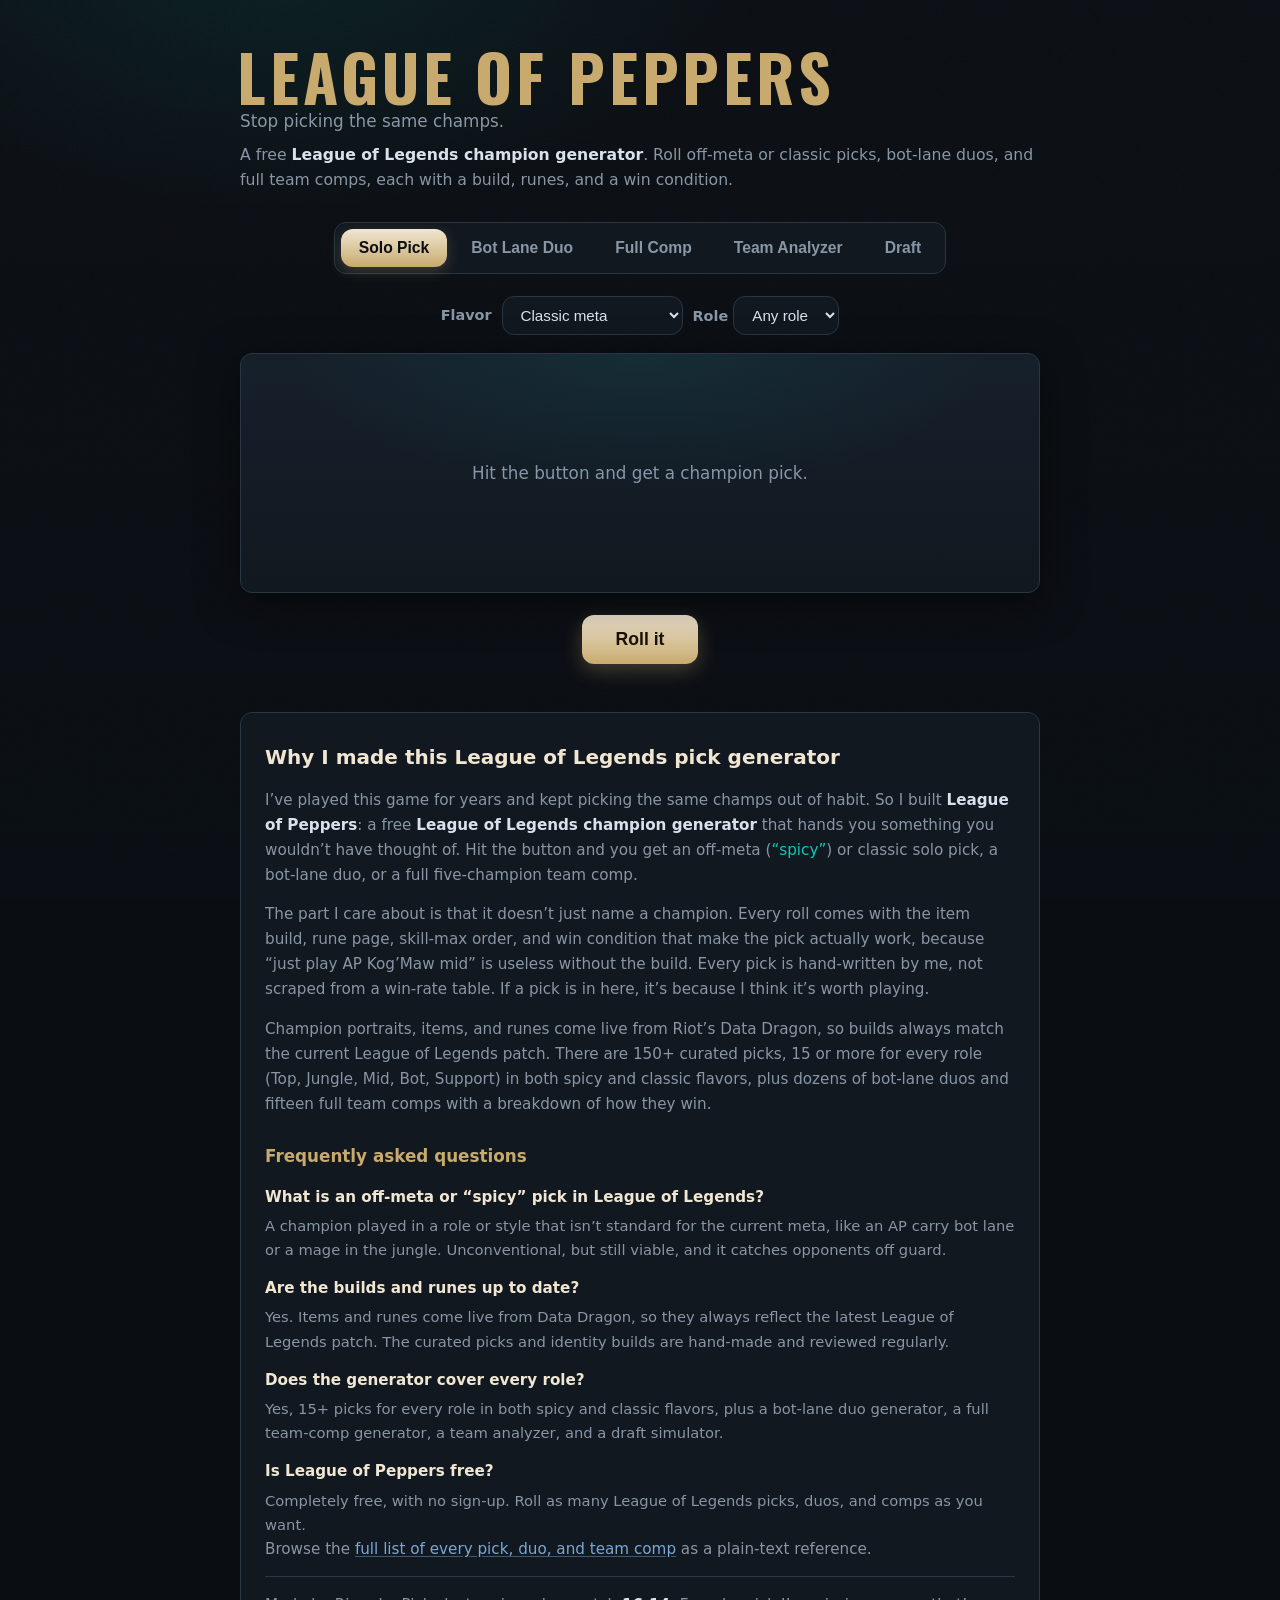
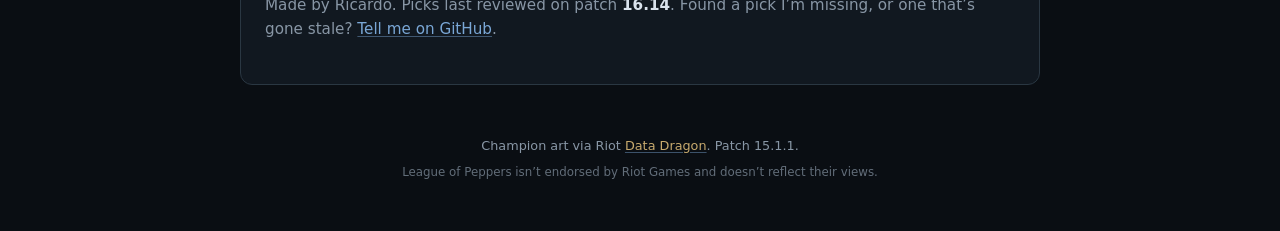
<file: index.html>
<!doctype html>
<html lang="en">
<head>
  <meta charset="utf-8" />
  <meta name="viewport" content="width=device-width, initial-scale=1" />

  <!-- Primary SEO -->
  <title>League of Peppers: Off-Meta LoL Pick, Duo &amp; Team Comp Generator</title>
  <meta name="description" content="A free League of Legends champion generator. Roll off-meta ('spicy') or classic-meta solo picks, bot-lane duos, and full 5-man team comps, each with a build, runes, and a win condition. 150+ picks across every role." />
  <meta name="keywords" content="league of legends, lol champion generator, off meta lol picks, random champion picker, lol bot lane duos, team comp generator, lol builds and runes, off meta champions, spicy picks lol" />
  <link rel="canonical" href="https://league-of-peppers.com/" />
  <meta name="robots" content="index, follow, max-image-preview:large" />
  <meta name="theme-color" content="#0a0e13" />
  <meta name="author" content="League of Peppers" />

  <!-- Open Graph (Facebook, Discord, etc.) -->
  <meta property="og:type" content="website" />
  <meta property="og:site_name" content="League of Peppers" />
  <meta property="og:title" content="League of Peppers: Off-Meta LoL Pick &amp; Team Comp Generator" />
  <meta property="og:description" content="Roll off-meta LoL picks, spicy bot-lane duos, and full team comps. Every pick comes with builds, runes, and a win condition. 150+ picks across every role." />
  <meta property="og:url" content="https://league-of-peppers.com/" />
  <meta property="og:image" content="https://league-of-peppers.com/og-image.png" />
  <meta property="og:image:width" content="1200" />
  <meta property="og:image:height" content="630" />
  <meta property="og:image:alt" content="League of Peppers: off-meta League of Legends pick generator" />

  <!-- Twitter / X card -->
  <meta name="twitter:card" content="summary_large_image" />
  <meta name="twitter:title" content="League of Peppers: Off-Meta LoL Pick &amp; Team Comp Generator" />
  <meta name="twitter:description" content="Roll off-meta LoL picks, spicy bot-lane duos, and full team comps. Every pick comes with builds, runes, and a win condition." />
  <meta name="twitter:image" content="https://league-of-peppers.com/og-image.png" />

  <link rel="preconnect" href="https://ddragon.leagueoflegends.com" />
  <link rel="icon" href="data:image/svg+xml,<svg xmlns=%22http://www.w3.org/2000/svg%22 viewBox=%220 0 100 100%22><text y=%22.9em%22 font-size=%2290%22>🌶️</text></svg>" />
  <link rel="stylesheet" href="styles.css" />

  <!-- Structured data: helps Google understand the app + show rich results -->
  <script type="application/ld+json">
  {
    "@context": "https://schema.org",
    "@graph": [
      {
        "@type": "WebApplication",
        "name": "League of Peppers",
        "alternateName": "League of Legends Pick Generator",
        "url": "https://league-of-peppers.com/",
        "applicationCategory": "GameApplication",
        "operatingSystem": "Any (web browser)",
        "browserRequirements": "Requires JavaScript",
        "description": "A free League of Legends champion generator for off-meta and classic picks, bot-lane duos, and full team comps, each with a build, runes, and a win condition.",
        "featureList": [
          "Off-meta and classic solo champion picks, 15+ per role",
          "Bot-lane duo generator with lane synergy",
          "Full 5-champion team comp generator with win conditions",
          "Team analyzer that scores a five-champion draft",
          "Draft simulator with pick and ban suggestions",
          "Live current-patch builds and runes from Riot Data Dragon"
        ],
        "isAccessibleForFree": true,
        "offers": { "@type": "Offer", "price": "0", "priceCurrency": "USD" }
      },
      {
        "@type": "HowTo",
        "name": "How to get an off-meta League of Legends pick",
        "description": "Roll a curated off-meta or classic League of Legends champion pick, duo, or team comp with a build, runes, and a win condition.",
        "totalTime": "PT10S",
        "step": [
          { "@type": "HowToStep", "position": 1, "name": "Choose a mode", "text": "Pick a tab: Solo Pick, Bot Lane Duo, Full Comp, Team Analyzer, or Draft." },
          { "@type": "HowToStep", "position": 2, "name": "Choose a flavor and role", "text": "For solo picks, choose the Spicy (off-meta) or Classic flavor and, optionally, a specific role." },
          { "@type": "HowToStep", "position": 3, "name": "Roll", "text": "Press Roll it to get a champion pick with a suggested item build, rune page, skill order, and win condition." },
          { "@type": "HowToStep", "position": 4, "name": "Lock and reroll or share", "text": "Lock champions you like and reroll the rest, or copy a shareable link to the exact roll." }
        ]
      },
      {
        "@type": "FAQPage",
        "mainEntity": [
          {
            "@type": "Question",
            "name": "What is League of Peppers?",
            "acceptedAnswer": { "@type": "Answer", "text": "League of Peppers is a free League of Legends champion generator. It rolls off-meta ('spicy') or classic-meta solo picks, bot-lane duos, and full 5-man team comps, each with a suggested build, runes, and a win condition." }
          },
          {
            "@type": "Question",
            "name": "What is an off-meta or 'spicy' pick?",
            "acceptedAnswer": { "@type": "Answer", "text": "An off-meta pick is a champion played in a role or style that isn't standard for the current meta, like an AP carry in the bot lane or a mage in the jungle. They're unconventional but still viable, and they catch opponents off guard." }
          },
          {
            "@type": "Question",
            "name": "Are the builds and runes up to date?",
            "acceptedAnswer": { "@type": "Answer", "text": "Yes. Champion art, items, and runes are pulled live from Riot's Data Dragon, so they always reflect the current patch. The curated picks, duos, comps, and identity builds are hand-made and reviewed regularly." }
          },
          {
            "@type": "Question",
            "name": "Does it cover every role?",
            "acceptedAnswer": { "@type": "Answer", "text": "Yes, there are 15 or more picks for every role (Top, Jungle, Mid, Bot, and Support) in both the spicy and classic flavors, plus dozens of bot-lane duos and fifteen full team comps." }
          }
        ]
      }
    ]
  }
  </script>
</head>
<body>
 <!-- Cloudflare Web Analytics --><script type='module' src='https://static.cloudflareinsights.com/beacon.min.js' data-cf-beacon='{"token": "28f0e18d486a4a4282c44350c4f4f774"}'></script><!-- End Cloudflare Web Analytics -->

  <!-- Champion splash backdrop. Two layers so a new splash can cross-fade over
       the old one instead of popping. Purely decorative: aria-hidden. -->
  <div class="backdrop" aria-hidden="true">
    <div class="backdrop-layer" data-slot="a"></div>
    <div class="backdrop-layer" data-slot="b"></div>
    <div class="backdrop-scrim"></div>
    <div class="backdrop-grain"></div>
  </div>

  <p id="roll-count" class="roll-count" hidden aria-live="polite">
    <strong></strong> <span>rolls</span>
  </p>

  <header class="site-header">
    <h1 class="logo">League&nbsp;of&nbsp;Peppers</h1>
    <p class="tagline">Stop picking the same champs.</p>
    <p class="intro">A free <strong>League of Legends champion generator</strong>. Roll off-meta or classic picks, bot-lane duos, and full team comps, each with a build, runes, and a win condition.</p>
  </header>

  <noscript>
    <p style="max-width:46ch;margin:16px auto;text-align:center;color:#8896a5">
      League of Peppers is an interactive League of Legends pick generator. Please enable
      JavaScript to roll off-meta champion picks, bot-lane duos, and full team comps.
    </p>
  </noscript>

  <nav class="tabs" role="tablist" aria-label="Generator modes">
    <button class="tab is-active" data-mode="solo" role="tab" aria-selected="true">Solo Pick</button>
    <button class="tab" data-mode="duo" role="tab" aria-selected="false">Bot Lane Duo</button>
    <button class="tab" data-mode="comp" role="tab" aria-selected="false">Full Comp</button>
    <button class="tab" data-mode="analyzer" role="tab" aria-selected="false">Team Analyzer</button>
    <button class="tab" data-mode="draft" role="tab" aria-selected="false">Draft</button>
  </nav>

  <main>
    <!-- Solo filter -->
    <div class="controls" id="solo-controls">
      <div class="flavor-filter"> 
        <label for="solo-spice">Flavor</label>
        <select id="solo-spice">
          <option value="classic">Classic meta</option>
          <option value="spicy">🌶️ Spicy (off-meta)</option>
        </select>
      </div>
      <div class="role-filter">
        <label for="role-filter">Role</label>
        <select id="role-filter">
          <option value="Any">Any role</option>
          <option value="Top">Top</option>
          <option value="Jungle">Jungle</option>
          <option value="Mid">Mid</option>
          <option value="Bot">Bot</option>
          <option value="Support">Support</option>
        </select>
      </div>
    </div>

    <!-- Duo flavor -->
    <div class="controls" id="duo-controls" hidden>
      <label for="duo-spice">Flavor</label>
      <select id="duo-spice">
        <option value="classic">Classic synergy</option>
        <option value="spicy">🌶️ Spicy (off-meta)</option>
      </select>
    </div>

    <!-- Team Analyzer -->
    <div class="analyzer" id="analyzer" hidden>
      <p class="picker-hint">Tap a role, then pick a champion for it.</p>
      <div class="team-tray" id="team-tray"></div>
      <input type="text" id="champ-search" class="champ-search" placeholder="Search champions…" autocomplete="off" />
      <div class="champ-grid" id="champ-grid"></div>
      <button id="generate" class="btn-primary" disabled>Generate game plan</button>
    </div>

    <!-- Draft Simulator -->
    <div class="draft" id="draft" hidden>
      <div class="draft-status" id="draft-status"></div>
      <div class="draft-board">
        <div class="draft-team">
          <h3 class="team-h blue">Blue</h3>
          <div class="picks" id="blue-picks"></div>
        </div>
        <div class="draft-bans">
          <h4>Bans</h4>
          <div class="ban-list" id="ban-list"></div>
        </div>
        <div class="draft-team">
          <h3 class="team-h red">Red</h3>
          <div class="picks" id="red-picks"></div>
        </div>
      </div>
      <div class="draft-suggest" id="draft-suggest"></div>
      <input type="text" id="draft-search" class="champ-search" placeholder="Search champions…" autocomplete="off" />
      <div class="champ-grid" id="draft-grid"></div>
      <button id="draft-reset" class="btn-ghost">↺ Reset draft</button>
      <div class="saved-drafts" id="saved-drafts"></div>
    </div>

    <div id="result" class="result" aria-live="polite">
      <p class="hint">Hit the button and get a champion pick.</p>
    </div>

    <div class="actions">
      <button id="roll" class="btn-primary">Roll it</button>
      <button id="share" class="btn-ghost" hidden>Share</button>
    </div>

    <div class="history" id="history" hidden>
      <span class="history-label">Recent rolls</span>
      <div class="history-row" id="history-row"></div>
    </div>
  </main>

  <section class="about" aria-labelledby="about-h">
    <h2 id="about-h">Why I made this League of Legends pick generator</h2>
    <p>
      I’ve played this game for years and kept picking the same champs out of habit.
      So I built <strong>League of Peppers</strong>: a free <strong>League of Legends champion
      generator</strong> that hands you something you wouldn’t have thought of. Hit the button
      and you get an off-meta (<em>“spicy”</em>) or classic solo pick, a bot-lane duo, or a
      full five-champion team comp.
    </p>
    <p>
      The part I care about is that it doesn’t just name a champion. Every roll comes with the
      item build, rune page, skill-max order, and win condition that make the pick actually
      work, because “just play AP Kog’Maw mid” is useless without the build. Every pick is
      hand-written by me, not scraped from a win-rate table. If a pick is in here, it’s because
      I think it’s worth playing.
    </p>
    <p>
      Champion portraits, items, and runes come live from Riot’s Data Dragon, so builds always
      match the current League of Legends patch. There are 150+ curated picks, 15 or more for
      every role (Top, Jungle, Mid, Bot, Support) in both spicy and classic flavors, plus
      dozens of bot-lane duos and fifteen full team comps with a breakdown of how they win.
    </p>

    <h3>Frequently asked questions</h3>
    <dl class="faq">
      <dt>What is an off-meta or “spicy” pick in League of Legends?</dt>
      <dd>A champion played in a role or style that isn’t standard for the current meta, like
        an AP carry bot lane or a mage in the jungle. Unconventional, but still viable, and it
        catches opponents off guard.</dd>
      <dt>Are the builds and runes up to date?</dt>
      <dd>Yes. Items and runes come live from Data Dragon, so they always reflect the latest
        League of Legends patch. The curated picks and identity builds are hand-made and
        reviewed regularly.</dd>
      <dt>Does the generator cover every role?</dt>
      <dd>Yes, 15+ picks for every role in both spicy and classic flavors, plus a bot-lane duo
        generator, a full team-comp generator, a team analyzer, and a draft simulator.</dd>
      <dt>Is League of Peppers free?</dt>
      <dd>Completely free, with no sign-up. Roll as many League of Legends picks, duos, and comps
        as you want.</dd>
    </dl>
    <p class="about-more">Browse the <a href="/picks.html">full list of every pick, duo, and team comp</a>
      as a plain-text reference.</p>
    <p class="signoff">
      Made by Ricardo. Picks last reviewed on patch <strong>16.14</strong>.
      Found a pick I’m missing, or one that’s gone stale?
      <a href="https://github.com/rmamaral/league-of-peppers">Tell me on GitHub</a>.
    </p>
  </section>

  <footer class="site-footer">
    <p>Champion art via Riot <a href="https://developer.riotgames.com/docs/lol" target="_blank" rel="noopener">Data Dragon</a>. Patch <span id="patch">…</span>.</p>
    <p class="disclaimer">League of Peppers isn’t endorsed by Riot Games and doesn’t reflect their views.</p>
  </footer>

  <script src="data.js"></script>
  <script src="app.js"></script>
</body>
</html>
</file>
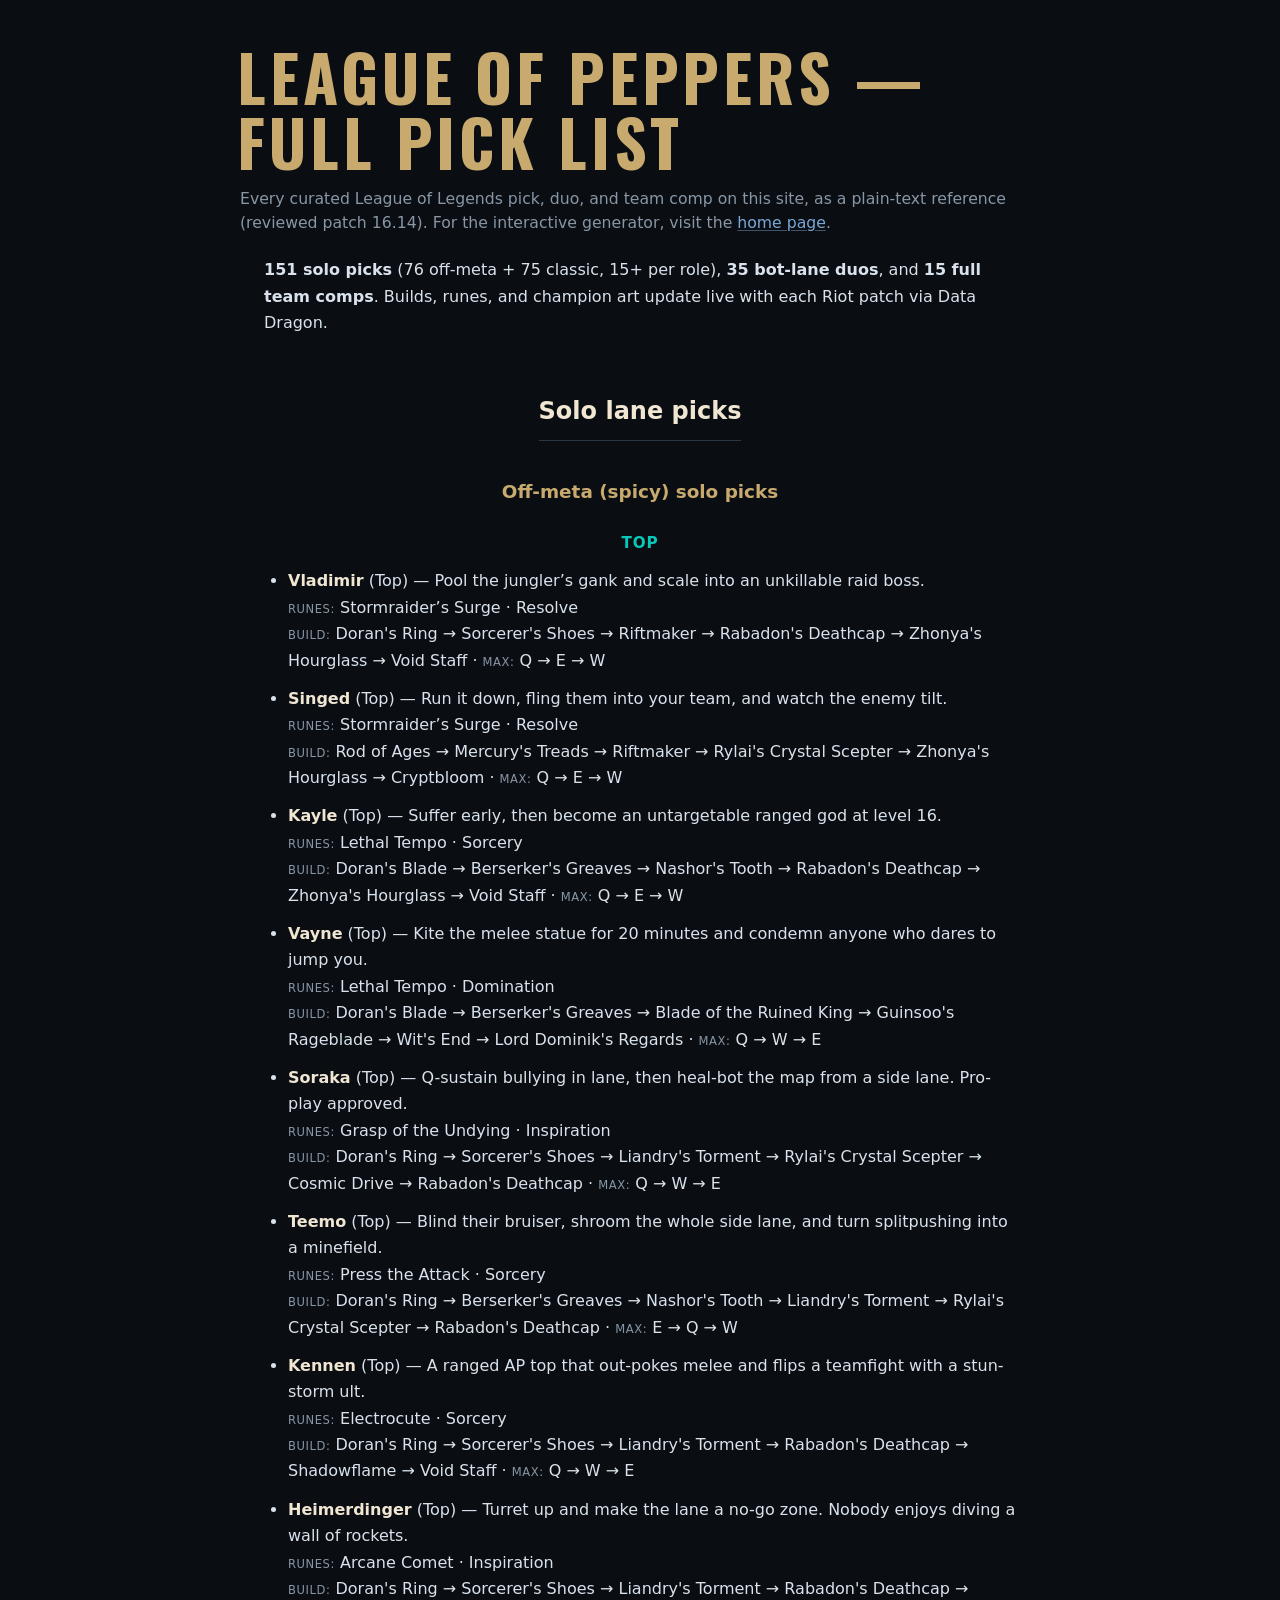
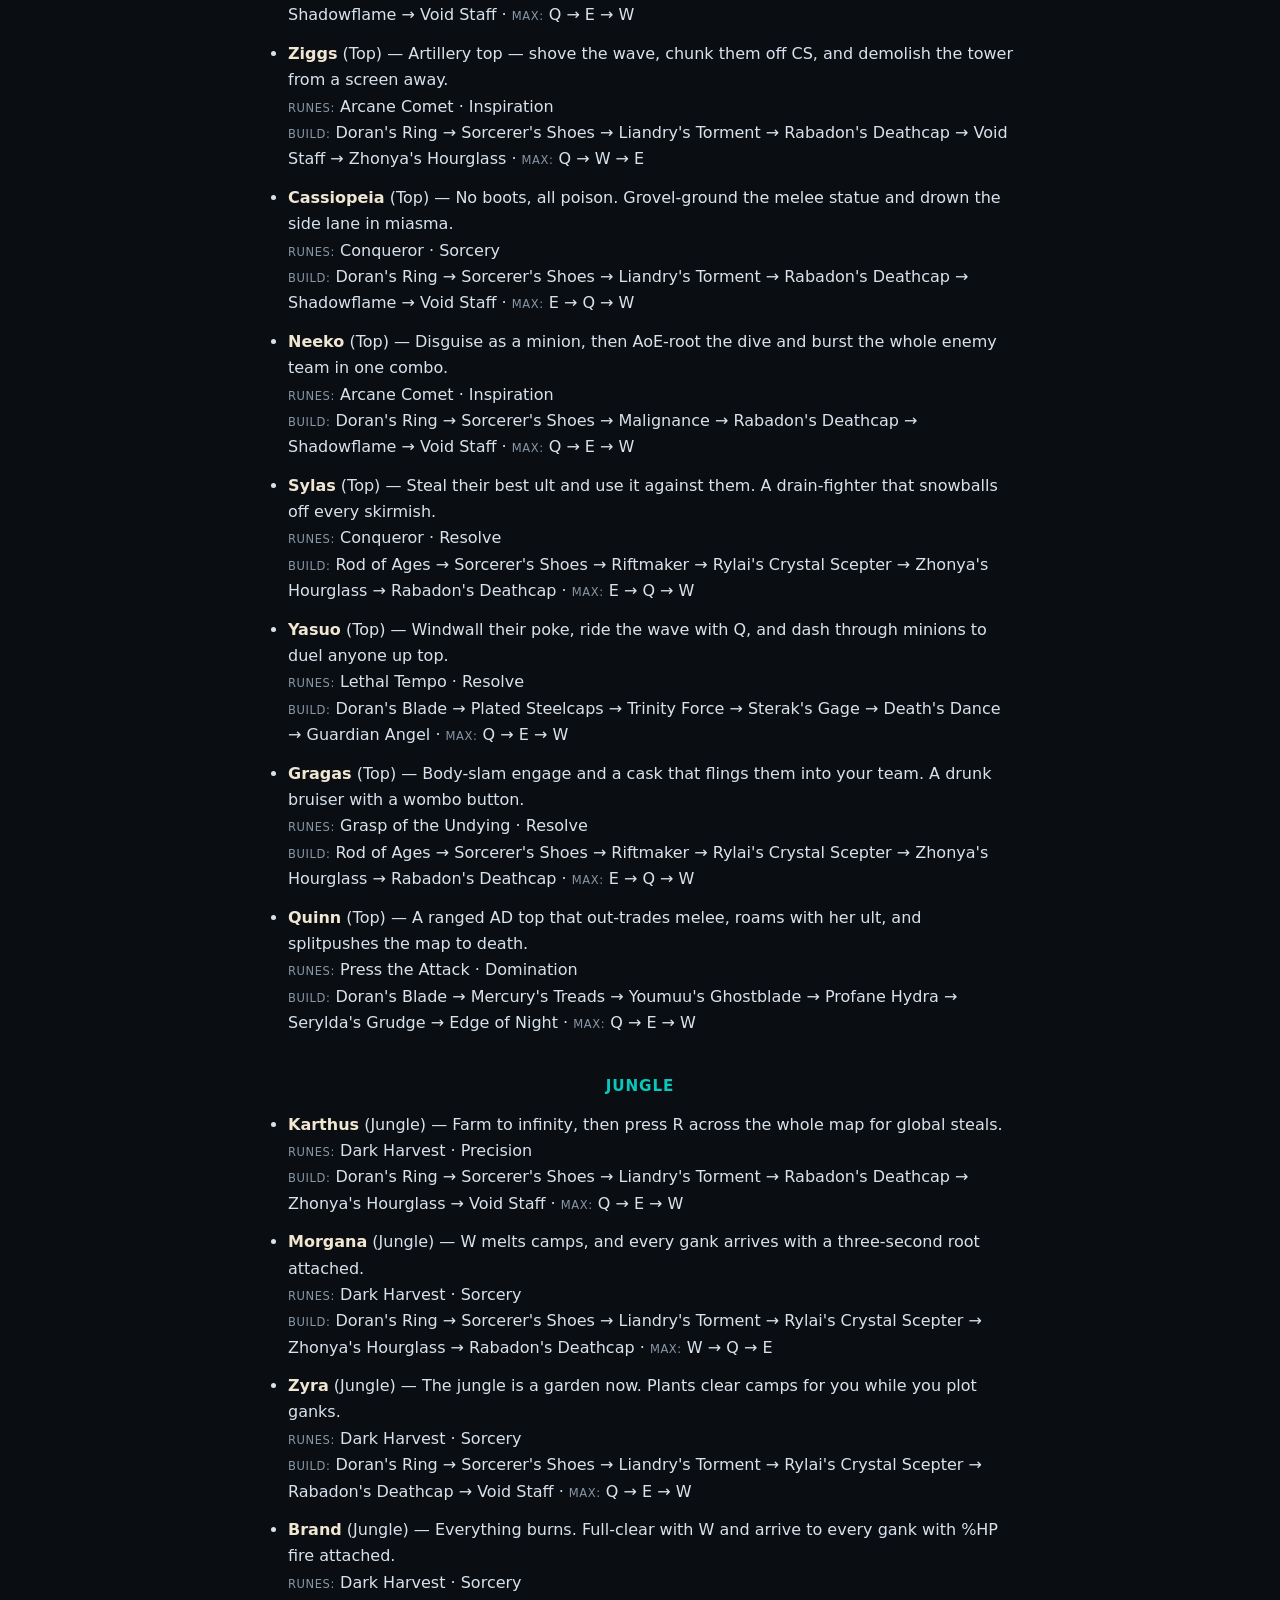
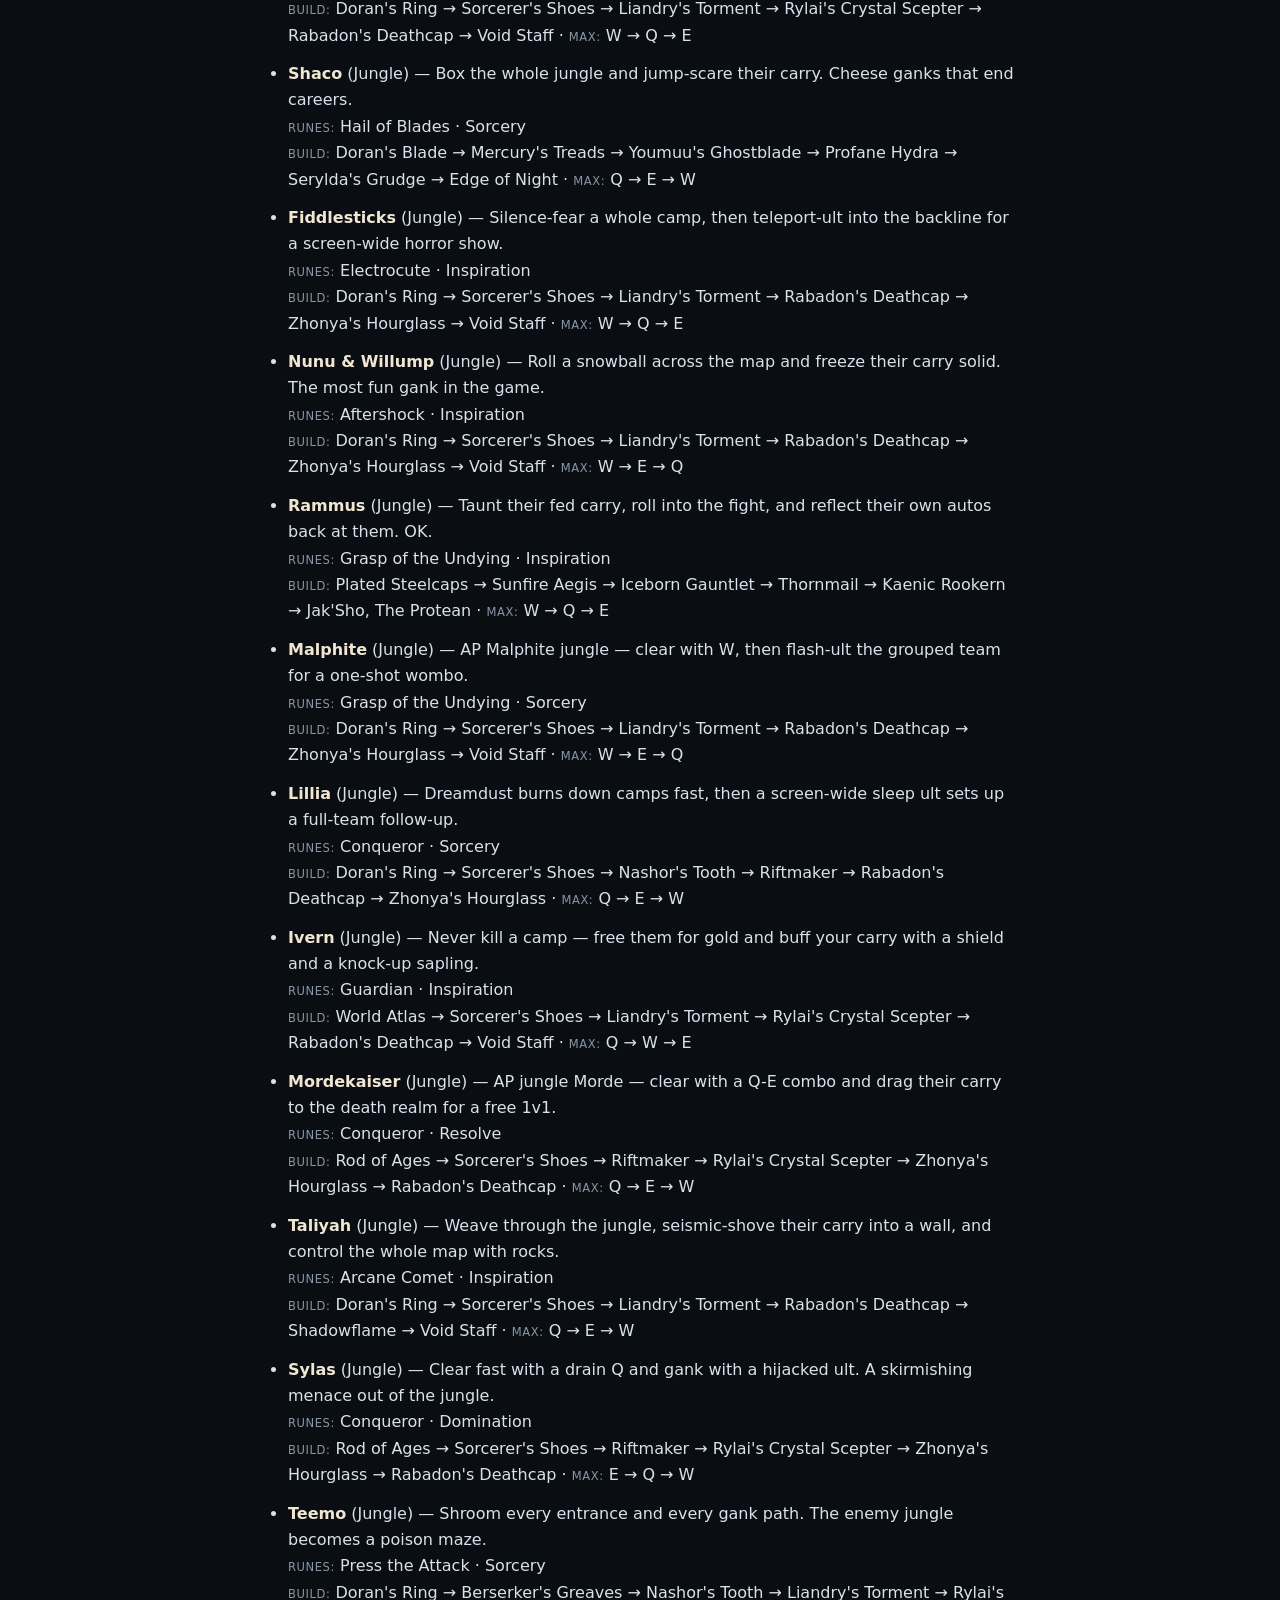
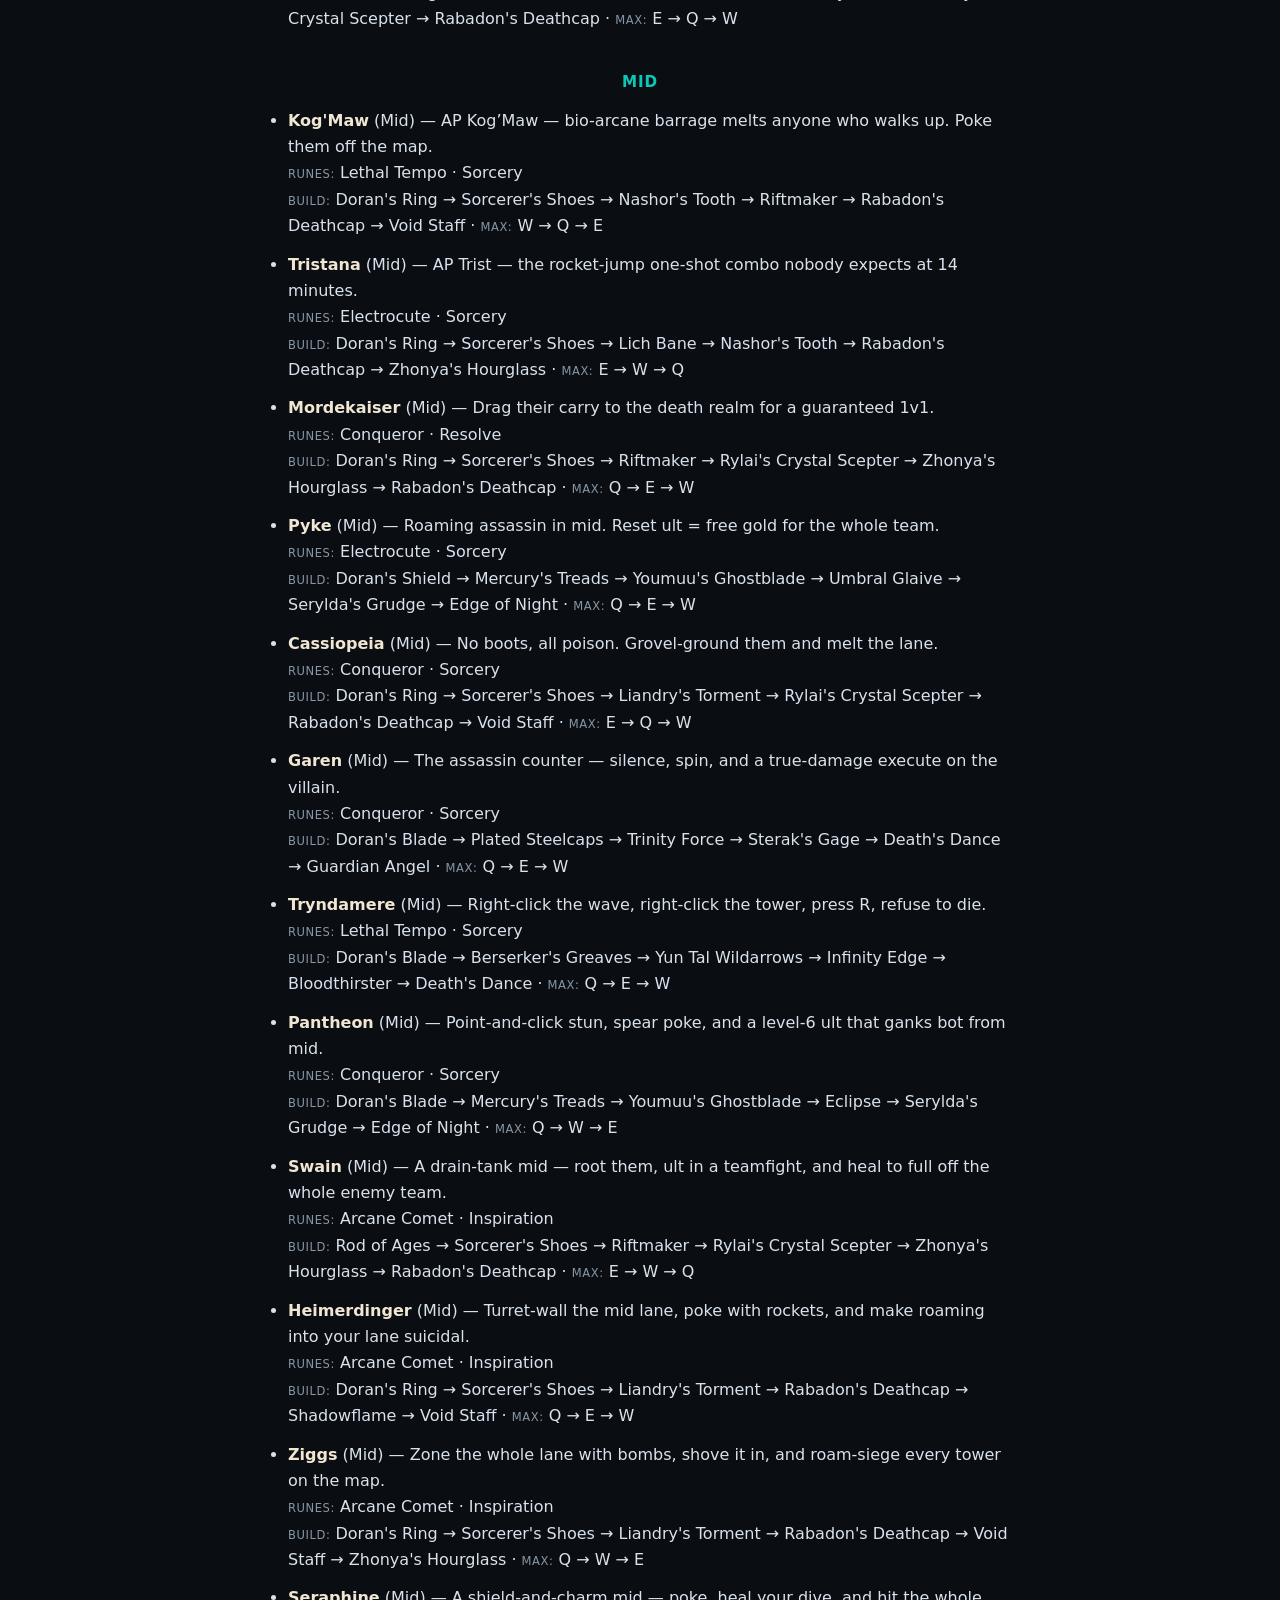
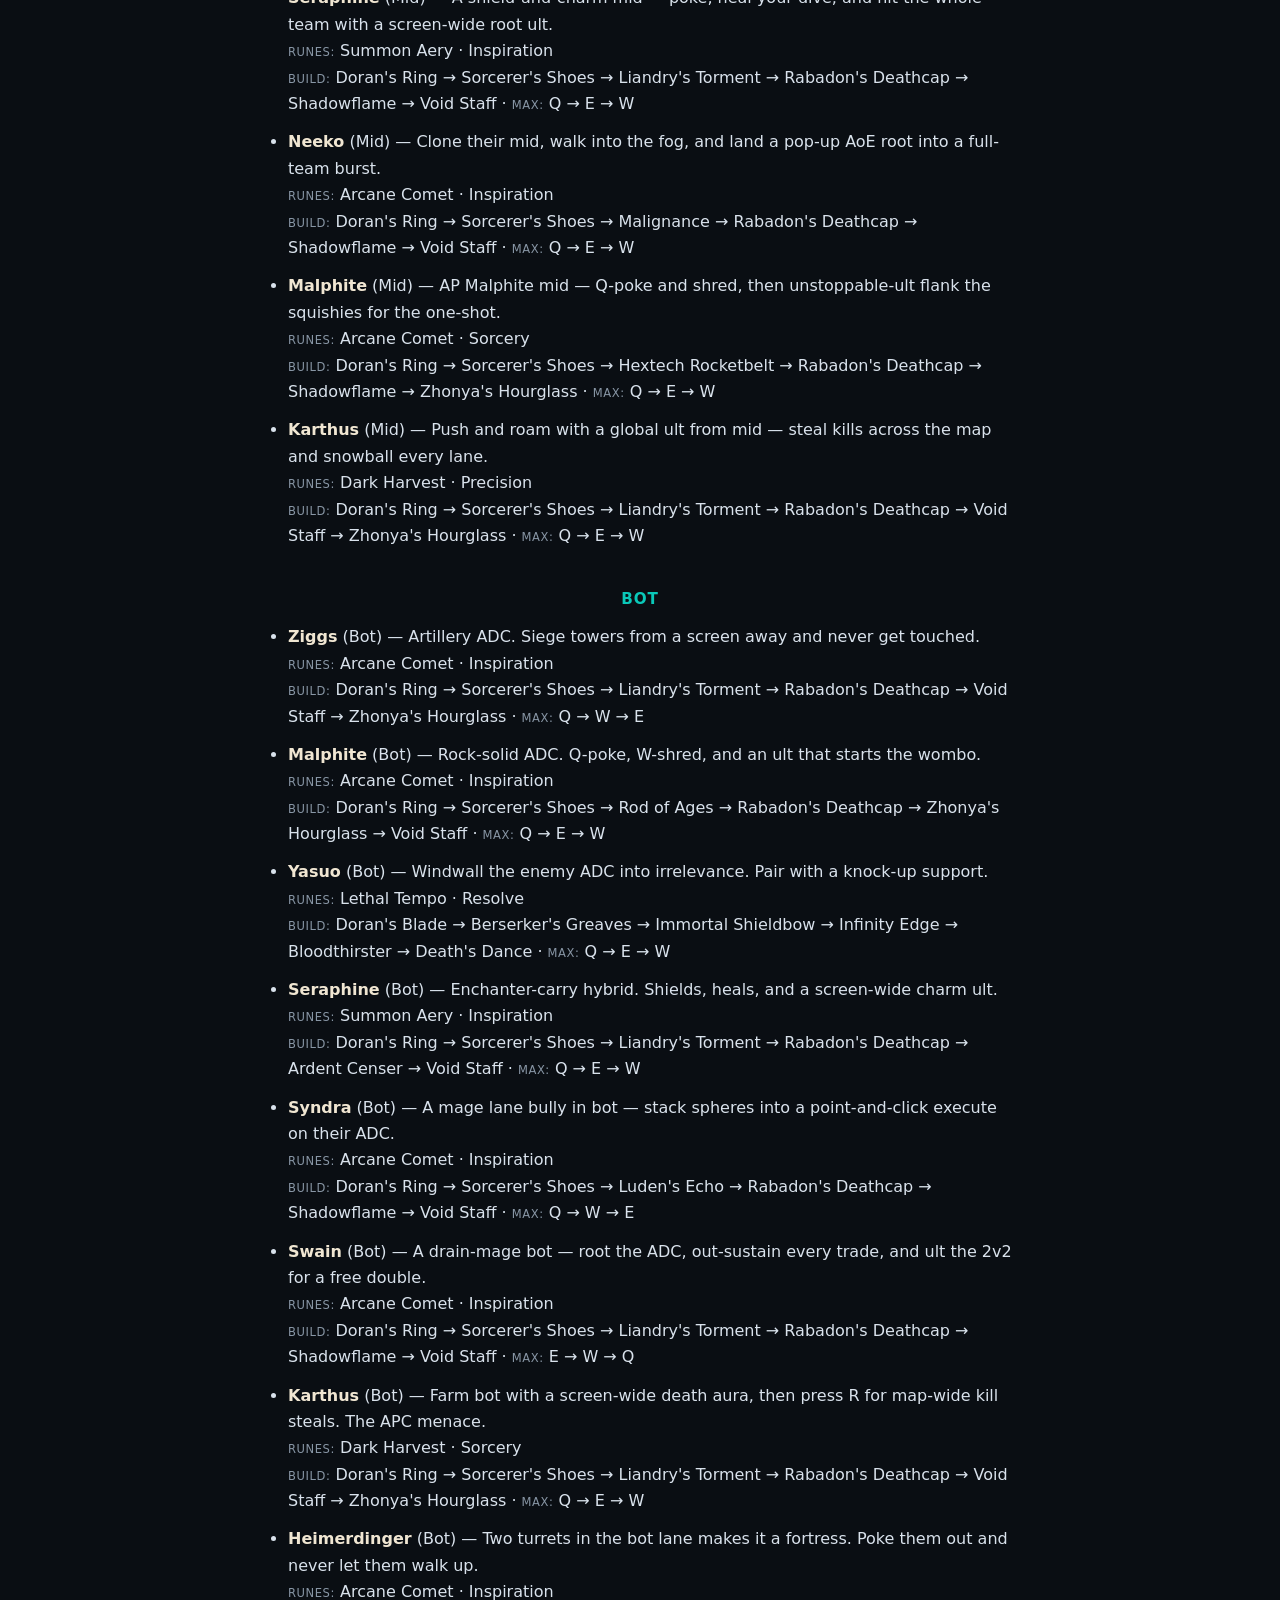
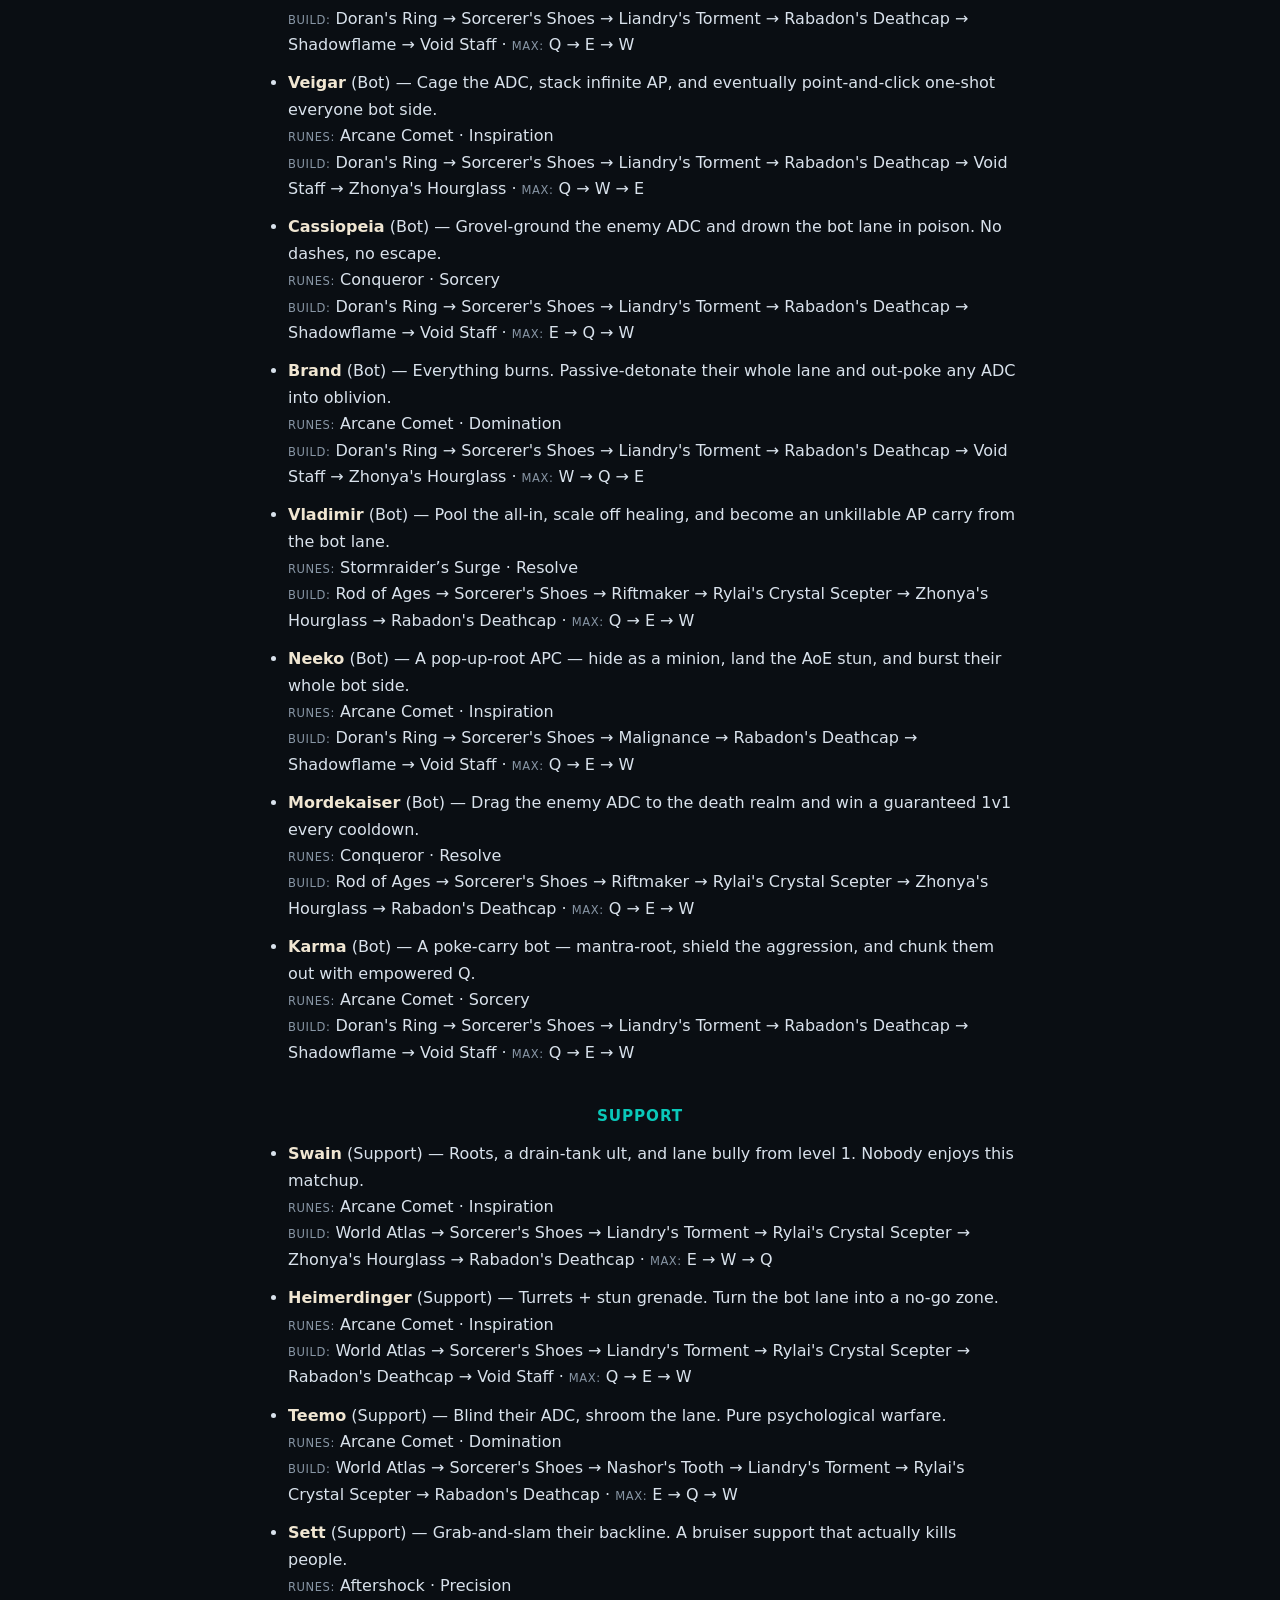
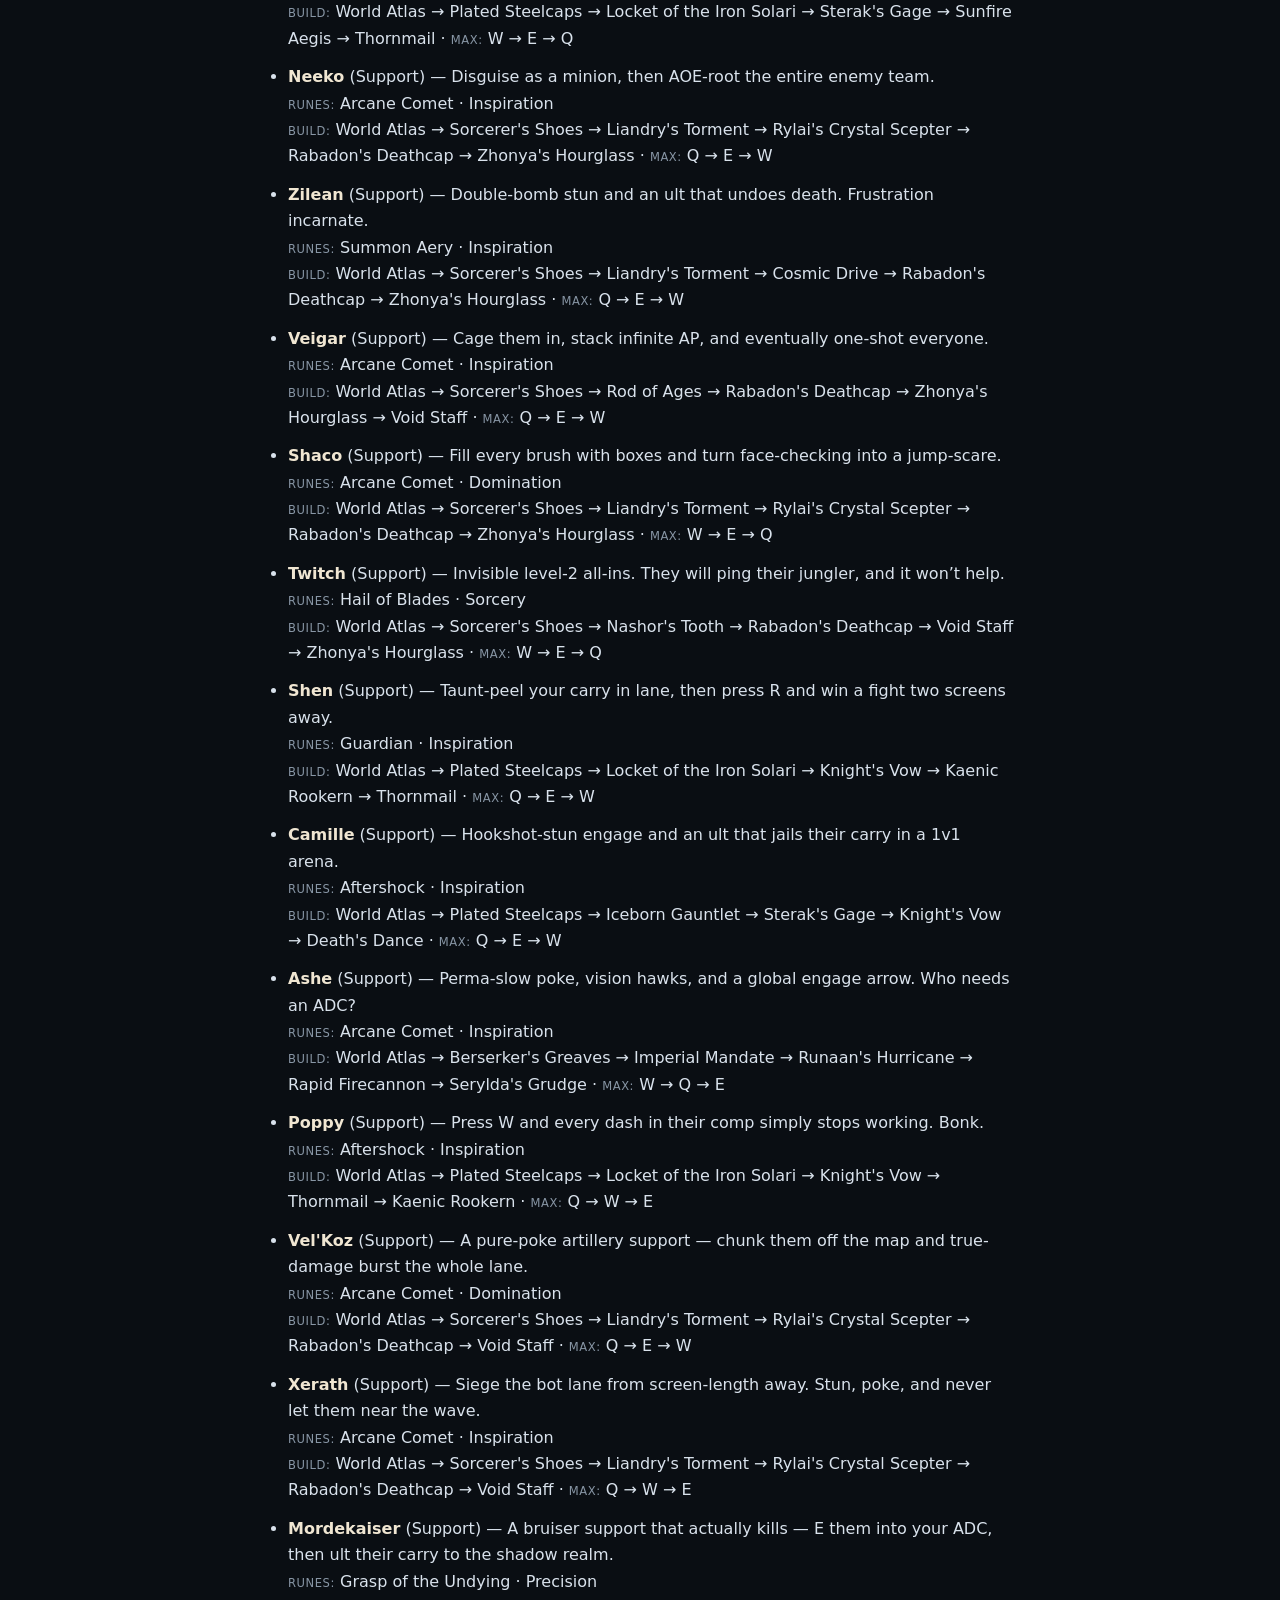
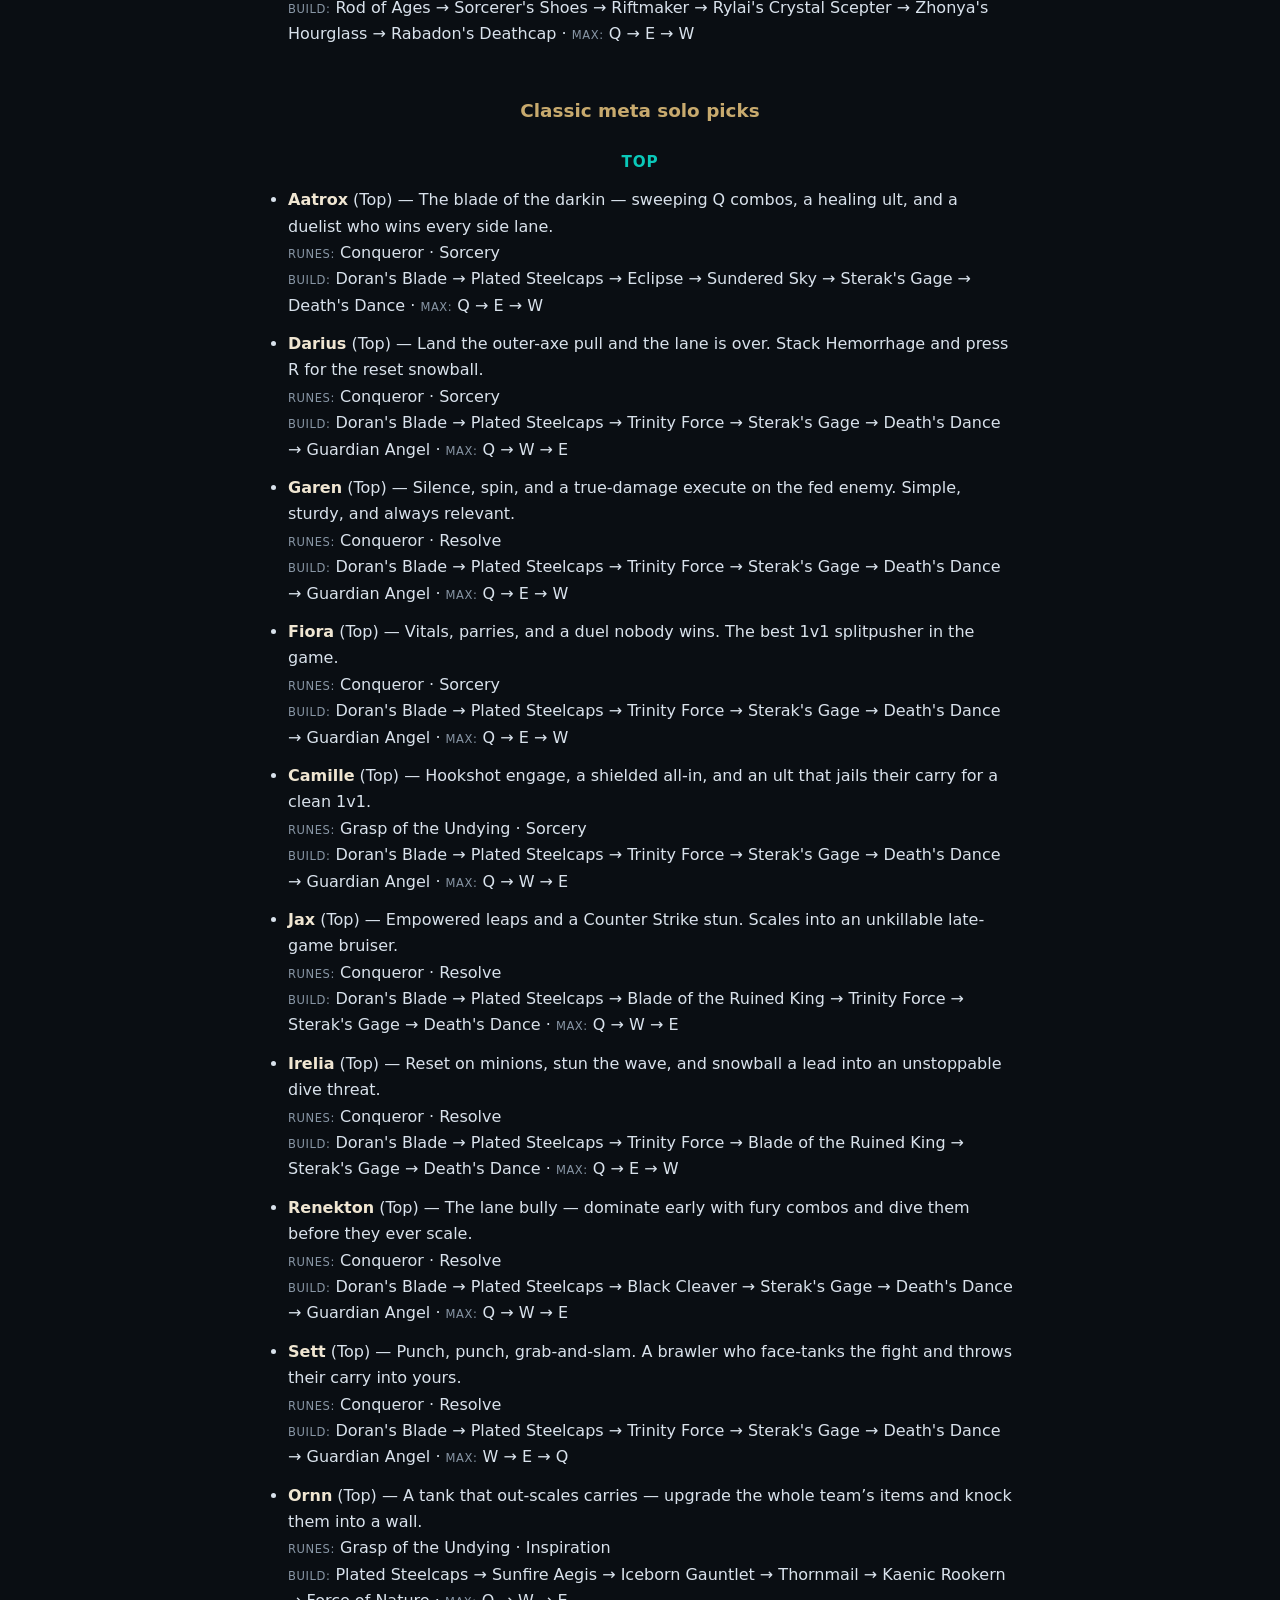
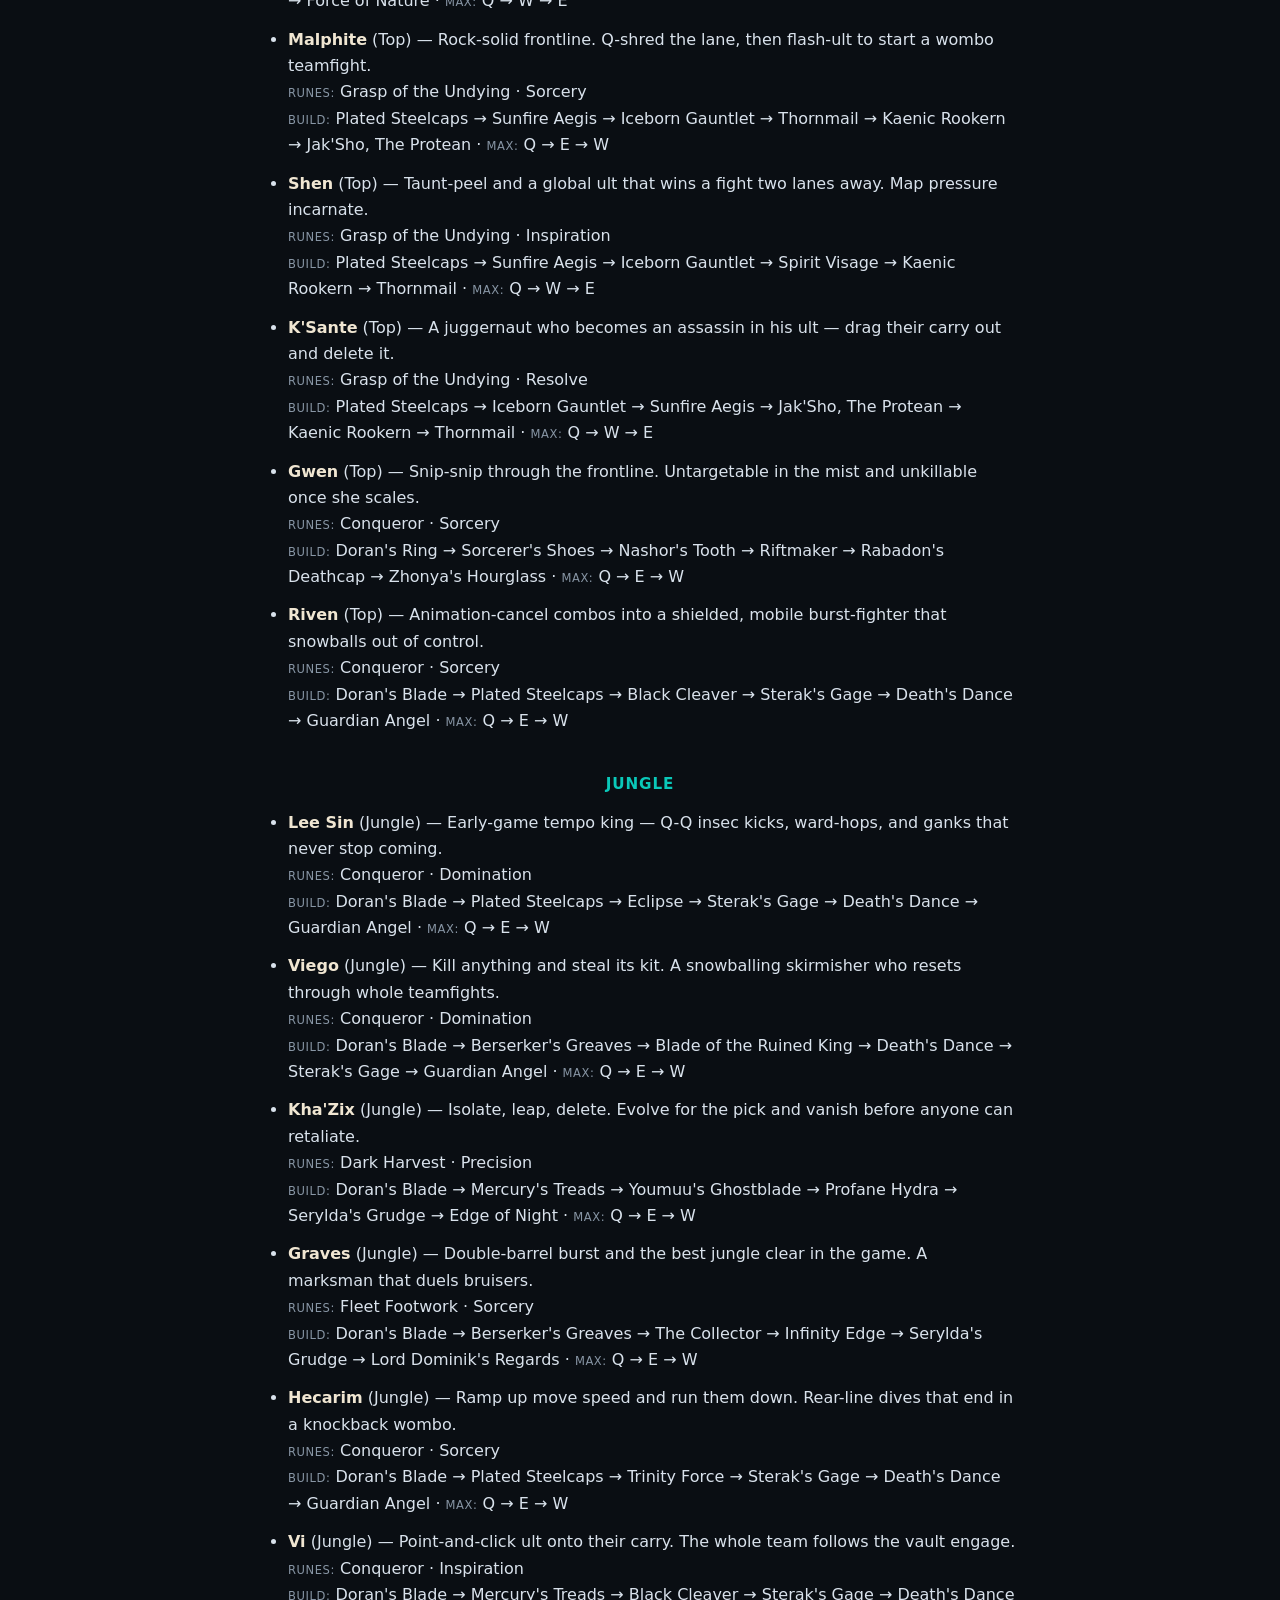
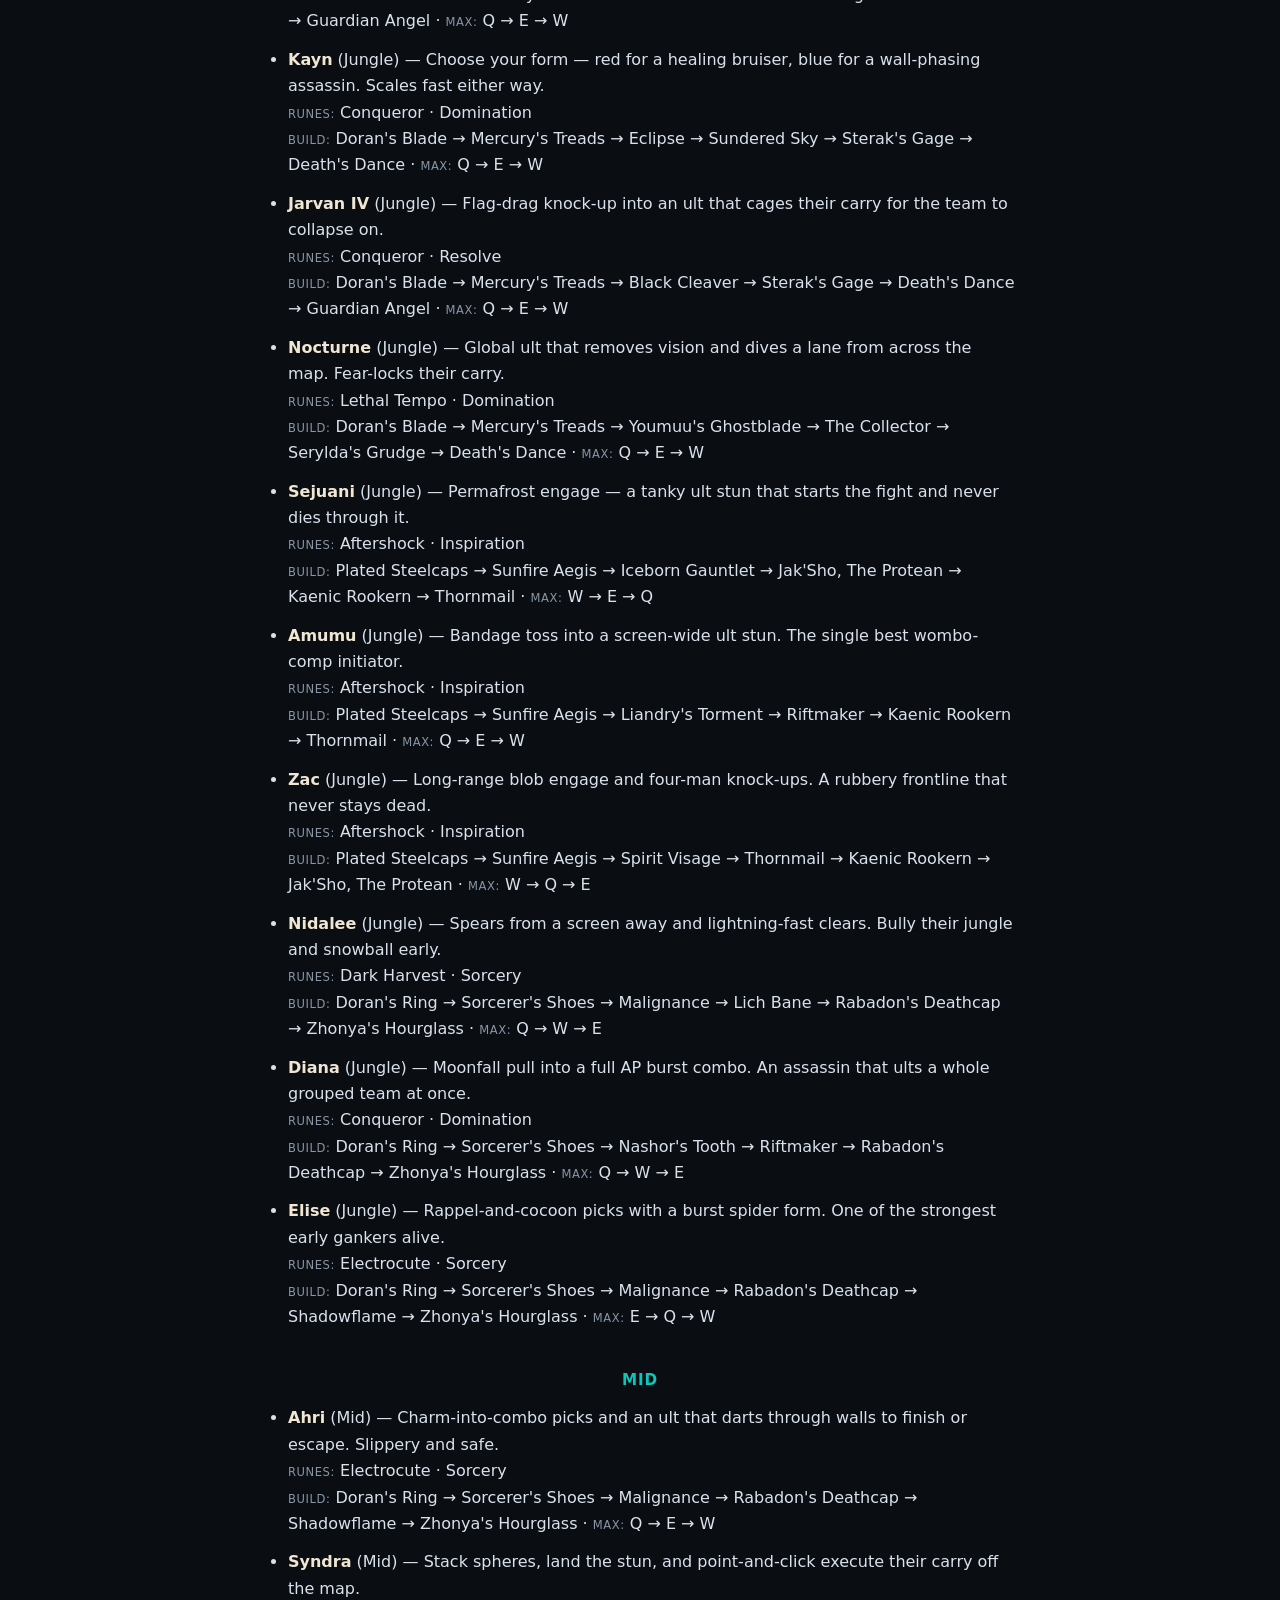
<file: picks.html>
<!doctype html>
<html lang="en">
<head>
  <meta charset="utf-8" />
  <meta name="viewport" content="width=device-width, initial-scale=1" />
  <title>Full LoL Pick List — Off-Meta &amp; Classic Picks, Duos, Comps | League of Peppers</title>
  <meta name="description" content="The complete list of curated League of Legends picks: 150+ off-meta and classic solo picks (15+ per role), 35 bot-lane duos, and 15 full team comps — each with builds, runes, and win conditions." />
  <link rel="canonical" href="https://league-of-peppers.com/picks.html" />
  <meta name="robots" content="index, follow, max-image-preview:large" />
  <meta name="theme-color" content="#0a0e13" />
  <meta property="og:type" content="article" />
  <meta property="og:site_name" content="League of Peppers" />
  <meta property="og:title" content="Full LoL Pick List — Off-Meta &amp; Classic Picks, Duos, Comps" />
  <meta property="og:description" content="Every curated League of Legends pick, bot-lane duo, and team comp with builds, runes, and win conditions." />
  <meta property="og:url" content="https://league-of-peppers.com/picks.html" />
  <meta property="og:image" content="https://league-of-peppers.com/og-image.png" />
  <link rel="icon" href="data:image/svg+xml,<svg xmlns=%22http://www.w3.org/2000/svg%22 viewBox=%220 0 100 100%22><text y=%22.9em%22 font-size=%2290%22>🌶️</text></svg>" />
  <link rel="stylesheet" href="styles.css" />
  <script type="application/ld+json">
  {
    "@context": "https://schema.org",
    "@type": "Article",
    "headline": "Full League of Legends Pick List — Off-Meta and Classic Picks, Duos, and Team Comps",
    "about": "League of Legends champion picks, bot-lane duos, and team compositions",
    "isPartOf": { "@type": "WebSite", "name": "League of Peppers", "url": "https://league-of-peppers.com/" },
    "publisher": { "@type": "Organization", "name": "League of Peppers" },
    "inLanguage": "en"
  }
  </script>
</head>
<body>
<header class="site-header">
  <h1 class="logo">League&nbsp;of&nbsp;Peppers — Full Pick List</h1>
  <p class="intro">Every curated League of Legends pick, duo, and team comp on this site, as a plain-text reference (reviewed patch 16.14). For the interactive generator, visit the <a href="/">home page</a>.</p>
</header>
<main class="picks-doc">
  <p><strong>151 solo picks</strong> (76 off-meta + 75 classic, 15+ per role), <strong>35 bot-lane duos</strong>, and <strong>15 full team comps</strong>. Builds, runes, and champion art update live with each Riot patch via Data Dragon.</p>

  <h2 id="solo">Solo lane picks</h2>
  <h3>Off-meta (spicy) solo picks</h3><h4>Top</h4><ul><li><strong>Vladimir</strong> (Top) — Pool the jungler’s gank and scale into an unkillable raid boss.<br><em>Runes:</em> Stormraider’s Surge · Resolve<br><em>Build:</em> Doran's Ring → Sorcerer's Shoes → Riftmaker → Rabadon's Deathcap → Zhonya's Hourglass → Void Staff · <em>Max:</em> Q → E → W</li><li><strong>Singed</strong> (Top) — Run it down, fling them into your team, and watch the enemy tilt.<br><em>Runes:</em> Stormraider’s Surge · Resolve<br><em>Build:</em> Rod of Ages → Mercury's Treads → Riftmaker → Rylai's Crystal Scepter → Zhonya's Hourglass → Cryptbloom · <em>Max:</em> Q → E → W</li><li><strong>Kayle</strong> (Top) — Suffer early, then become an untargetable ranged god at level 16.<br><em>Runes:</em> Lethal Tempo · Sorcery<br><em>Build:</em> Doran's Blade → Berserker's Greaves → Nashor's Tooth → Rabadon's Deathcap → Zhonya's Hourglass → Void Staff · <em>Max:</em> Q → E → W</li><li><strong>Vayne</strong> (Top) — Kite the melee statue for 20 minutes and condemn anyone who dares to jump you.<br><em>Runes:</em> Lethal Tempo · Domination<br><em>Build:</em> Doran's Blade → Berserker's Greaves → Blade of the Ruined King → Guinsoo's Rageblade → Wit's End → Lord Dominik's Regards · <em>Max:</em> Q → W → E</li><li><strong>Soraka</strong> (Top) — Q-sustain bullying in lane, then heal-bot the map from a side lane. Pro-play approved.<br><em>Runes:</em> Grasp of the Undying · Inspiration<br><em>Build:</em> Doran's Ring → Sorcerer's Shoes → Liandry's Torment → Rylai's Crystal Scepter → Cosmic Drive → Rabadon's Deathcap · <em>Max:</em> Q → W → E</li><li><strong>Teemo</strong> (Top) — Blind their bruiser, shroom the whole side lane, and turn splitpushing into a minefield.<br><em>Runes:</em> Press the Attack · Sorcery<br><em>Build:</em> Doran's Ring → Berserker's Greaves → Nashor's Tooth → Liandry's Torment → Rylai's Crystal Scepter → Rabadon's Deathcap · <em>Max:</em> E → Q → W</li><li><strong>Kennen</strong> (Top) — A ranged AP top that out-pokes melee and flips a teamfight with a stun-storm ult.<br><em>Runes:</em> Electrocute · Sorcery<br><em>Build:</em> Doran's Ring → Sorcerer's Shoes → Liandry's Torment → Rabadon's Deathcap → Shadowflame → Void Staff · <em>Max:</em> Q → W → E</li><li><strong>Heimerdinger</strong> (Top) — Turret up and make the lane a no-go zone. Nobody enjoys diving a wall of rockets.<br><em>Runes:</em> Arcane Comet · Inspiration<br><em>Build:</em> Doran's Ring → Sorcerer's Shoes → Liandry's Torment → Rabadon's Deathcap → Shadowflame → Void Staff · <em>Max:</em> Q → E → W</li><li><strong>Ziggs</strong> (Top) — Artillery top — shove the wave, chunk them off CS, and demolish the tower from a screen away.<br><em>Runes:</em> Arcane Comet · Inspiration<br><em>Build:</em> Doran's Ring → Sorcerer's Shoes → Liandry's Torment → Rabadon's Deathcap → Void Staff → Zhonya's Hourglass · <em>Max:</em> Q → W → E</li><li><strong>Cassiopeia</strong> (Top) — No boots, all poison. Grovel-ground the melee statue and drown the side lane in miasma.<br><em>Runes:</em> Conqueror · Sorcery<br><em>Build:</em> Doran's Ring → Sorcerer's Shoes → Liandry's Torment → Rabadon's Deathcap → Shadowflame → Void Staff · <em>Max:</em> E → Q → W</li><li><strong>Neeko</strong> (Top) — Disguise as a minion, then AoE-root the dive and burst the whole enemy team in one combo.<br><em>Runes:</em> Arcane Comet · Inspiration<br><em>Build:</em> Doran's Ring → Sorcerer's Shoes → Malignance → Rabadon's Deathcap → Shadowflame → Void Staff · <em>Max:</em> Q → E → W</li><li><strong>Sylas</strong> (Top) — Steal their best ult and use it against them. A drain-fighter that snowballs off every skirmish.<br><em>Runes:</em> Conqueror · Resolve<br><em>Build:</em> Rod of Ages → Sorcerer's Shoes → Riftmaker → Rylai's Crystal Scepter → Zhonya's Hourglass → Rabadon's Deathcap · <em>Max:</em> E → Q → W</li><li><strong>Yasuo</strong> (Top) — Windwall their poke, ride the wave with Q, and dash through minions to duel anyone up top.<br><em>Runes:</em> Lethal Tempo · Resolve<br><em>Build:</em> Doran's Blade → Plated Steelcaps → Trinity Force → Sterak's Gage → Death's Dance → Guardian Angel · <em>Max:</em> Q → E → W</li><li><strong>Gragas</strong> (Top) — Body-slam engage and a cask that flings them into your team. A drunk bruiser with a wombo button.<br><em>Runes:</em> Grasp of the Undying · Resolve<br><em>Build:</em> Rod of Ages → Sorcerer's Shoes → Riftmaker → Rylai's Crystal Scepter → Zhonya's Hourglass → Rabadon's Deathcap · <em>Max:</em> E → Q → W</li><li><strong>Quinn</strong> (Top) — A ranged AD top that out-trades melee, roams with her ult, and splitpushes the map to death.<br><em>Runes:</em> Press the Attack · Domination<br><em>Build:</em> Doran's Blade → Mercury's Treads → Youmuu's Ghostblade → Profane Hydra → Serylda's Grudge → Edge of Night · <em>Max:</em> Q → E → W</li></ul><h4>Jungle</h4><ul><li><strong>Karthus</strong> (Jungle) — Farm to infinity, then press R across the whole map for global steals.<br><em>Runes:</em> Dark Harvest · Precision<br><em>Build:</em> Doran's Ring → Sorcerer's Shoes → Liandry's Torment → Rabadon's Deathcap → Zhonya's Hourglass → Void Staff · <em>Max:</em> Q → E → W</li><li><strong>Morgana</strong> (Jungle) — W melts camps, and every gank arrives with a three-second root attached.<br><em>Runes:</em> Dark Harvest · Sorcery<br><em>Build:</em> Doran's Ring → Sorcerer's Shoes → Liandry's Torment → Rylai's Crystal Scepter → Zhonya's Hourglass → Rabadon's Deathcap · <em>Max:</em> W → Q → E</li><li><strong>Zyra</strong> (Jungle) — The jungle is a garden now. Plants clear camps for you while you plot ganks.<br><em>Runes:</em> Dark Harvest · Sorcery<br><em>Build:</em> Doran's Ring → Sorcerer's Shoes → Liandry's Torment → Rylai's Crystal Scepter → Rabadon's Deathcap → Void Staff · <em>Max:</em> Q → E → W</li><li><strong>Brand</strong> (Jungle) — Everything burns. Full-clear with W and arrive to every gank with %HP fire attached.<br><em>Runes:</em> Dark Harvest · Sorcery<br><em>Build:</em> Doran's Ring → Sorcerer's Shoes → Liandry's Torment → Rylai's Crystal Scepter → Rabadon's Deathcap → Void Staff · <em>Max:</em> W → Q → E</li><li><strong>Shaco</strong> (Jungle) — Box the whole jungle and jump-scare their carry. Cheese ganks that end careers.<br><em>Runes:</em> Hail of Blades · Sorcery<br><em>Build:</em> Doran's Blade → Mercury's Treads → Youmuu's Ghostblade → Profane Hydra → Serylda's Grudge → Edge of Night · <em>Max:</em> Q → E → W</li><li><strong>Fiddlesticks</strong> (Jungle) — Silence-fear a whole camp, then teleport-ult into the backline for a screen-wide horror show.<br><em>Runes:</em> Electrocute · Inspiration<br><em>Build:</em> Doran's Ring → Sorcerer's Shoes → Liandry's Torment → Rabadon's Deathcap → Zhonya's Hourglass → Void Staff · <em>Max:</em> W → Q → E</li><li><strong>Nunu &amp; Willump</strong> (Jungle) — Roll a snowball across the map and freeze their carry solid. The most fun gank in the game.<br><em>Runes:</em> Aftershock · Inspiration<br><em>Build:</em> Doran's Ring → Sorcerer's Shoes → Liandry's Torment → Rabadon's Deathcap → Zhonya's Hourglass → Void Staff · <em>Max:</em> W → E → Q</li><li><strong>Rammus</strong> (Jungle) — Taunt their fed carry, roll into the fight, and reflect their own autos back at them. OK.<br><em>Runes:</em> Grasp of the Undying · Inspiration<br><em>Build:</em> Plated Steelcaps → Sunfire Aegis → Iceborn Gauntlet → Thornmail → Kaenic Rookern → Jak'Sho, The Protean · <em>Max:</em> W → Q → E</li><li><strong>Malphite</strong> (Jungle) — AP Malphite jungle — clear with W, then flash-ult the grouped team for a one-shot wombo.<br><em>Runes:</em> Grasp of the Undying · Sorcery<br><em>Build:</em> Doran's Ring → Sorcerer's Shoes → Liandry's Torment → Rabadon's Deathcap → Zhonya's Hourglass → Void Staff · <em>Max:</em> W → E → Q</li><li><strong>Lillia</strong> (Jungle) — Dreamdust burns down camps fast, then a screen-wide sleep ult sets up a full-team follow-up.<br><em>Runes:</em> Conqueror · Sorcery<br><em>Build:</em> Doran's Ring → Sorcerer's Shoes → Nashor's Tooth → Riftmaker → Rabadon's Deathcap → Zhonya's Hourglass · <em>Max:</em> Q → E → W</li><li><strong>Ivern</strong> (Jungle) — Never kill a camp — free them for gold and buff your carry with a shield and a knock-up sapling.<br><em>Runes:</em> Guardian · Inspiration<br><em>Build:</em> World Atlas → Sorcerer's Shoes → Liandry's Torment → Rylai's Crystal Scepter → Rabadon's Deathcap → Void Staff · <em>Max:</em> Q → W → E</li><li><strong>Mordekaiser</strong> (Jungle) — AP jungle Morde — clear with a Q-E combo and drag their carry to the death realm for a free 1v1.<br><em>Runes:</em> Conqueror · Resolve<br><em>Build:</em> Rod of Ages → Sorcerer's Shoes → Riftmaker → Rylai's Crystal Scepter → Zhonya's Hourglass → Rabadon's Deathcap · <em>Max:</em> Q → E → W</li><li><strong>Taliyah</strong> (Jungle) — Weave through the jungle, seismic-shove their carry into a wall, and control the whole map with rocks.<br><em>Runes:</em> Arcane Comet · Inspiration<br><em>Build:</em> Doran's Ring → Sorcerer's Shoes → Liandry's Torment → Rabadon's Deathcap → Shadowflame → Void Staff · <em>Max:</em> Q → E → W</li><li><strong>Sylas</strong> (Jungle) — Clear fast with a drain Q and gank with a hijacked ult. A skirmishing menace out of the jungle.<br><em>Runes:</em> Conqueror · Domination<br><em>Build:</em> Rod of Ages → Sorcerer's Shoes → Riftmaker → Rylai's Crystal Scepter → Zhonya's Hourglass → Rabadon's Deathcap · <em>Max:</em> E → Q → W</li><li><strong>Teemo</strong> (Jungle) — Shroom every entrance and every gank path. The enemy jungle becomes a poison maze.<br><em>Runes:</em> Press the Attack · Sorcery<br><em>Build:</em> Doran's Ring → Berserker's Greaves → Nashor's Tooth → Liandry's Torment → Rylai's Crystal Scepter → Rabadon's Deathcap · <em>Max:</em> E → Q → W</li></ul><h4>Mid</h4><ul><li><strong>Kog'Maw</strong> (Mid) — AP Kog’Maw — bio-arcane barrage melts anyone who walks up. Poke them off the map.<br><em>Runes:</em> Lethal Tempo · Sorcery<br><em>Build:</em> Doran's Ring → Sorcerer's Shoes → Nashor's Tooth → Riftmaker → Rabadon's Deathcap → Void Staff · <em>Max:</em> W → Q → E</li><li><strong>Tristana</strong> (Mid) — AP Trist — the rocket-jump one-shot combo nobody expects at 14 minutes.<br><em>Runes:</em> Electrocute · Sorcery<br><em>Build:</em> Doran's Ring → Sorcerer's Shoes → Lich Bane → Nashor's Tooth → Rabadon's Deathcap → Zhonya's Hourglass · <em>Max:</em> E → W → Q</li><li><strong>Mordekaiser</strong> (Mid) — Drag their carry to the death realm for a guaranteed 1v1.<br><em>Runes:</em> Conqueror · Resolve<br><em>Build:</em> Doran's Ring → Sorcerer's Shoes → Riftmaker → Rylai's Crystal Scepter → Zhonya's Hourglass → Rabadon's Deathcap · <em>Max:</em> Q → E → W</li><li><strong>Pyke</strong> (Mid) — Roaming assassin in mid. Reset ult = free gold for the whole team.<br><em>Runes:</em> Electrocute · Sorcery<br><em>Build:</em> Doran's Shield → Mercury's Treads → Youmuu's Ghostblade → Umbral Glaive → Serylda's Grudge → Edge of Night · <em>Max:</em> Q → E → W</li><li><strong>Cassiopeia</strong> (Mid) — No boots, all poison. Grovel-ground them and melt the lane.<br><em>Runes:</em> Conqueror · Sorcery<br><em>Build:</em> Doran's Ring → Sorcerer's Shoes → Liandry's Torment → Rylai's Crystal Scepter → Rabadon's Deathcap → Void Staff · <em>Max:</em> E → Q → W</li><li><strong>Garen</strong> (Mid) — The assassin counter — silence, spin, and a true-damage execute on the villain.<br><em>Runes:</em> Conqueror · Sorcery<br><em>Build:</em> Doran's Blade → Plated Steelcaps → Trinity Force → Sterak's Gage → Death's Dance → Guardian Angel · <em>Max:</em> Q → E → W</li><li><strong>Tryndamere</strong> (Mid) — Right-click the wave, right-click the tower, press R, refuse to die.<br><em>Runes:</em> Lethal Tempo · Sorcery<br><em>Build:</em> Doran's Blade → Berserker's Greaves → Yun Tal Wildarrows → Infinity Edge → Bloodthirster → Death's Dance · <em>Max:</em> Q → E → W</li><li><strong>Pantheon</strong> (Mid) — Point-and-click stun, spear poke, and a level-6 ult that ganks bot from mid.<br><em>Runes:</em> Conqueror · Sorcery<br><em>Build:</em> Doran's Blade → Mercury's Treads → Youmuu's Ghostblade → Eclipse → Serylda's Grudge → Edge of Night · <em>Max:</em> Q → W → E</li><li><strong>Swain</strong> (Mid) — A drain-tank mid — root them, ult in a teamfight, and heal to full off the whole enemy team.<br><em>Runes:</em> Arcane Comet · Inspiration<br><em>Build:</em> Rod of Ages → Sorcerer's Shoes → Riftmaker → Rylai's Crystal Scepter → Zhonya's Hourglass → Rabadon's Deathcap · <em>Max:</em> E → W → Q</li><li><strong>Heimerdinger</strong> (Mid) — Turret-wall the mid lane, poke with rockets, and make roaming into your lane suicidal.<br><em>Runes:</em> Arcane Comet · Inspiration<br><em>Build:</em> Doran's Ring → Sorcerer's Shoes → Liandry's Torment → Rabadon's Deathcap → Shadowflame → Void Staff · <em>Max:</em> Q → E → W</li><li><strong>Ziggs</strong> (Mid) — Zone the whole lane with bombs, shove it in, and roam-siege every tower on the map.<br><em>Runes:</em> Arcane Comet · Inspiration<br><em>Build:</em> Doran's Ring → Sorcerer's Shoes → Liandry's Torment → Rabadon's Deathcap → Void Staff → Zhonya's Hourglass · <em>Max:</em> Q → W → E</li><li><strong>Seraphine</strong> (Mid) — A shield-and-charm mid — poke, heal your dive, and hit the whole team with a screen-wide root ult.<br><em>Runes:</em> Summon Aery · Inspiration<br><em>Build:</em> Doran's Ring → Sorcerer's Shoes → Liandry's Torment → Rabadon's Deathcap → Shadowflame → Void Staff · <em>Max:</em> Q → E → W</li><li><strong>Neeko</strong> (Mid) — Clone their mid, walk into the fog, and land a pop-up AoE root into a full-team burst.<br><em>Runes:</em> Arcane Comet · Inspiration<br><em>Build:</em> Doran's Ring → Sorcerer's Shoes → Malignance → Rabadon's Deathcap → Shadowflame → Void Staff · <em>Max:</em> Q → E → W</li><li><strong>Malphite</strong> (Mid) — AP Malphite mid — Q-poke and shred, then unstoppable-ult flank the squishies for the one-shot.<br><em>Runes:</em> Arcane Comet · Sorcery<br><em>Build:</em> Doran's Ring → Sorcerer's Shoes → Hextech Rocketbelt → Rabadon's Deathcap → Shadowflame → Zhonya's Hourglass · <em>Max:</em> Q → E → W</li><li><strong>Karthus</strong> (Mid) — Push and roam with a global ult from mid — steal kills across the map and snowball every lane.<br><em>Runes:</em> Dark Harvest · Precision<br><em>Build:</em> Doran's Ring → Sorcerer's Shoes → Liandry's Torment → Rabadon's Deathcap → Void Staff → Zhonya's Hourglass · <em>Max:</em> Q → E → W</li></ul><h4>Bot</h4><ul><li><strong>Ziggs</strong> (Bot) — Artillery ADC. Siege towers from a screen away and never get touched.<br><em>Runes:</em> Arcane Comet · Inspiration<br><em>Build:</em> Doran's Ring → Sorcerer's Shoes → Liandry's Torment → Rabadon's Deathcap → Void Staff → Zhonya's Hourglass · <em>Max:</em> Q → W → E</li><li><strong>Malphite</strong> (Bot) — Rock-solid ADC. Q-poke, W-shred, and an ult that starts the wombo.<br><em>Runes:</em> Arcane Comet · Inspiration<br><em>Build:</em> Doran's Ring → Sorcerer's Shoes → Rod of Ages → Rabadon's Deathcap → Zhonya's Hourglass → Void Staff · <em>Max:</em> Q → E → W</li><li><strong>Yasuo</strong> (Bot) — Windwall the enemy ADC into irrelevance. Pair with a knock-up support.<br><em>Runes:</em> Lethal Tempo · Resolve<br><em>Build:</em> Doran's Blade → Berserker's Greaves → Immortal Shieldbow → Infinity Edge → Bloodthirster → Death's Dance · <em>Max:</em> Q → E → W</li><li><strong>Seraphine</strong> (Bot) — Enchanter-carry hybrid. Shields, heals, and a screen-wide charm ult.<br><em>Runes:</em> Summon Aery · Inspiration<br><em>Build:</em> Doran's Ring → Sorcerer's Shoes → Liandry's Torment → Rabadon's Deathcap → Ardent Censer → Void Staff · <em>Max:</em> Q → E → W</li><li><strong>Syndra</strong> (Bot) — A mage lane bully in bot — stack spheres into a point-and-click execute on their ADC.<br><em>Runes:</em> Arcane Comet · Inspiration<br><em>Build:</em> Doran's Ring → Sorcerer's Shoes → Luden's Echo → Rabadon's Deathcap → Shadowflame → Void Staff · <em>Max:</em> Q → W → E</li><li><strong>Swain</strong> (Bot) — A drain-mage bot — root the ADC, out-sustain every trade, and ult the 2v2 for a free double.<br><em>Runes:</em> Arcane Comet · Inspiration<br><em>Build:</em> Doran's Ring → Sorcerer's Shoes → Liandry's Torment → Rabadon's Deathcap → Shadowflame → Void Staff · <em>Max:</em> E → W → Q</li><li><strong>Karthus</strong> (Bot) — Farm bot with a screen-wide death aura, then press R for map-wide kill steals. The APC menace.<br><em>Runes:</em> Dark Harvest · Sorcery<br><em>Build:</em> Doran's Ring → Sorcerer's Shoes → Liandry's Torment → Rabadon's Deathcap → Void Staff → Zhonya's Hourglass · <em>Max:</em> Q → E → W</li><li><strong>Heimerdinger</strong> (Bot) — Two turrets in the bot lane makes it a fortress. Poke them out and never let them walk up.<br><em>Runes:</em> Arcane Comet · Inspiration<br><em>Build:</em> Doran's Ring → Sorcerer's Shoes → Liandry's Torment → Rabadon's Deathcap → Shadowflame → Void Staff · <em>Max:</em> Q → E → W</li><li><strong>Veigar</strong> (Bot) — Cage the ADC, stack infinite AP, and eventually point-and-click one-shot everyone bot side.<br><em>Runes:</em> Arcane Comet · Inspiration<br><em>Build:</em> Doran's Ring → Sorcerer's Shoes → Liandry's Torment → Rabadon's Deathcap → Void Staff → Zhonya's Hourglass · <em>Max:</em> Q → W → E</li><li><strong>Cassiopeia</strong> (Bot) — Grovel-ground the enemy ADC and drown the bot lane in poison. No dashes, no escape.<br><em>Runes:</em> Conqueror · Sorcery<br><em>Build:</em> Doran's Ring → Sorcerer's Shoes → Liandry's Torment → Rabadon's Deathcap → Shadowflame → Void Staff · <em>Max:</em> E → Q → W</li><li><strong>Brand</strong> (Bot) — Everything burns. Passive-detonate their whole lane and out-poke any ADC into oblivion.<br><em>Runes:</em> Arcane Comet · Domination<br><em>Build:</em> Doran's Ring → Sorcerer's Shoes → Liandry's Torment → Rabadon's Deathcap → Void Staff → Zhonya's Hourglass · <em>Max:</em> W → Q → E</li><li><strong>Vladimir</strong> (Bot) — Pool the all-in, scale off healing, and become an unkillable AP carry from the bot lane.<br><em>Runes:</em> Stormraider’s Surge · Resolve<br><em>Build:</em> Rod of Ages → Sorcerer's Shoes → Riftmaker → Rylai's Crystal Scepter → Zhonya's Hourglass → Rabadon's Deathcap · <em>Max:</em> Q → E → W</li><li><strong>Neeko</strong> (Bot) — A pop-up-root APC — hide as a minion, land the AoE stun, and burst their whole bot side.<br><em>Runes:</em> Arcane Comet · Inspiration<br><em>Build:</em> Doran's Ring → Sorcerer's Shoes → Malignance → Rabadon's Deathcap → Shadowflame → Void Staff · <em>Max:</em> Q → E → W</li><li><strong>Mordekaiser</strong> (Bot) — Drag the enemy ADC to the death realm and win a guaranteed 1v1 every cooldown.<br><em>Runes:</em> Conqueror · Resolve<br><em>Build:</em> Rod of Ages → Sorcerer's Shoes → Riftmaker → Rylai's Crystal Scepter → Zhonya's Hourglass → Rabadon's Deathcap · <em>Max:</em> Q → E → W</li><li><strong>Karma</strong> (Bot) — A poke-carry bot — mantra-root, shield the aggression, and chunk them out with empowered Q.<br><em>Runes:</em> Arcane Comet · Sorcery<br><em>Build:</em> Doran's Ring → Sorcerer's Shoes → Liandry's Torment → Rabadon's Deathcap → Shadowflame → Void Staff · <em>Max:</em> Q → E → W</li></ul><h4>Support</h4><ul><li><strong>Swain</strong> (Support) — Roots, a drain-tank ult, and lane bully from level 1. Nobody enjoys this matchup.<br><em>Runes:</em> Arcane Comet · Inspiration<br><em>Build:</em> World Atlas → Sorcerer's Shoes → Liandry's Torment → Rylai's Crystal Scepter → Zhonya's Hourglass → Rabadon's Deathcap · <em>Max:</em> E → W → Q</li><li><strong>Heimerdinger</strong> (Support) — Turrets + stun grenade. Turn the bot lane into a no-go zone.<br><em>Runes:</em> Arcane Comet · Inspiration<br><em>Build:</em> World Atlas → Sorcerer's Shoes → Liandry's Torment → Rylai's Crystal Scepter → Rabadon's Deathcap → Void Staff · <em>Max:</em> Q → E → W</li><li><strong>Teemo</strong> (Support) — Blind their ADC, shroom the lane. Pure psychological warfare.<br><em>Runes:</em> Arcane Comet · Domination<br><em>Build:</em> World Atlas → Sorcerer's Shoes → Nashor's Tooth → Liandry's Torment → Rylai's Crystal Scepter → Rabadon's Deathcap · <em>Max:</em> E → Q → W</li><li><strong>Sett</strong> (Support) — Grab-and-slam their backline. A bruiser support that actually kills people.<br><em>Runes:</em> Aftershock · Precision<br><em>Build:</em> World Atlas → Plated Steelcaps → Locket of the Iron Solari → Sterak's Gage → Sunfire Aegis → Thornmail · <em>Max:</em> W → E → Q</li><li><strong>Neeko</strong> (Support) — Disguise as a minion, then AOE-root the entire enemy team.<br><em>Runes:</em> Arcane Comet · Inspiration<br><em>Build:</em> World Atlas → Sorcerer's Shoes → Liandry's Torment → Rylai's Crystal Scepter → Rabadon's Deathcap → Zhonya's Hourglass · <em>Max:</em> Q → E → W</li><li><strong>Zilean</strong> (Support) — Double-bomb stun and an ult that undoes death. Frustration incarnate.<br><em>Runes:</em> Summon Aery · Inspiration<br><em>Build:</em> World Atlas → Sorcerer's Shoes → Liandry's Torment → Cosmic Drive → Rabadon's Deathcap → Zhonya's Hourglass · <em>Max:</em> Q → E → W</li><li><strong>Veigar</strong> (Support) — Cage them in, stack infinite AP, and eventually one-shot everyone.<br><em>Runes:</em> Arcane Comet · Inspiration<br><em>Build:</em> World Atlas → Sorcerer's Shoes → Rod of Ages → Rabadon's Deathcap → Zhonya's Hourglass → Void Staff · <em>Max:</em> Q → E → W</li><li><strong>Shaco</strong> (Support) — Fill every brush with boxes and turn face-checking into a jump-scare.<br><em>Runes:</em> Arcane Comet · Domination<br><em>Build:</em> World Atlas → Sorcerer's Shoes → Liandry's Torment → Rylai's Crystal Scepter → Rabadon's Deathcap → Zhonya's Hourglass · <em>Max:</em> W → E → Q</li><li><strong>Twitch</strong> (Support) — Invisible level-2 all-ins. They will ping their jungler, and it won’t help.<br><em>Runes:</em> Hail of Blades · Sorcery<br><em>Build:</em> World Atlas → Sorcerer's Shoes → Nashor's Tooth → Rabadon's Deathcap → Void Staff → Zhonya's Hourglass · <em>Max:</em> W → E → Q</li><li><strong>Shen</strong> (Support) — Taunt-peel your carry in lane, then press R and win a fight two screens away.<br><em>Runes:</em> Guardian · Inspiration<br><em>Build:</em> World Atlas → Plated Steelcaps → Locket of the Iron Solari → Knight's Vow → Kaenic Rookern → Thornmail · <em>Max:</em> Q → E → W</li><li><strong>Camille</strong> (Support) — Hookshot-stun engage and an ult that jails their carry in a 1v1 arena.<br><em>Runes:</em> Aftershock · Inspiration<br><em>Build:</em> World Atlas → Plated Steelcaps → Iceborn Gauntlet → Sterak's Gage → Knight's Vow → Death's Dance · <em>Max:</em> Q → E → W</li><li><strong>Ashe</strong> (Support) — Perma-slow poke, vision hawks, and a global engage arrow. Who needs an ADC?<br><em>Runes:</em> Arcane Comet · Inspiration<br><em>Build:</em> World Atlas → Berserker's Greaves → Imperial Mandate → Runaan's Hurricane → Rapid Firecannon → Serylda's Grudge · <em>Max:</em> W → Q → E</li><li><strong>Poppy</strong> (Support) — Press W and every dash in their comp simply stops working. Bonk.<br><em>Runes:</em> Aftershock · Inspiration<br><em>Build:</em> World Atlas → Plated Steelcaps → Locket of the Iron Solari → Knight's Vow → Thornmail → Kaenic Rookern · <em>Max:</em> Q → W → E</li><li><strong>Vel'Koz</strong> (Support) — A pure-poke artillery support — chunk them off the map and true-damage burst the whole lane.<br><em>Runes:</em> Arcane Comet · Domination<br><em>Build:</em> World Atlas → Sorcerer's Shoes → Liandry's Torment → Rylai's Crystal Scepter → Rabadon's Deathcap → Void Staff · <em>Max:</em> Q → E → W</li><li><strong>Xerath</strong> (Support) — Siege the bot lane from screen-length away. Stun, poke, and never let them near the wave.<br><em>Runes:</em> Arcane Comet · Inspiration<br><em>Build:</em> World Atlas → Sorcerer's Shoes → Liandry's Torment → Rylai's Crystal Scepter → Rabadon's Deathcap → Void Staff · <em>Max:</em> Q → W → E</li><li><strong>Mordekaiser</strong> (Support) — A bruiser support that actually kills — E them into your ADC, then ult their carry to the shadow realm.<br><em>Runes:</em> Grasp of the Undying · Precision<br><em>Build:</em> Rod of Ages → Sorcerer's Shoes → Riftmaker → Rylai's Crystal Scepter → Zhonya's Hourglass → Rabadon's Deathcap · <em>Max:</em> Q → E → W</li></ul>
  <h3>Classic meta solo picks</h3><h4>Top</h4><ul><li><strong>Aatrox</strong> (Top) — The blade of the darkin — sweeping Q combos, a healing ult, and a duelist who wins every side lane.<br><em>Runes:</em> Conqueror · Sorcery<br><em>Build:</em> Doran's Blade → Plated Steelcaps → Eclipse → Sundered Sky → Sterak's Gage → Death's Dance · <em>Max:</em> Q → E → W</li><li><strong>Darius</strong> (Top) — Land the outer-axe pull and the lane is over. Stack Hemorrhage and press R for the reset snowball.<br><em>Runes:</em> Conqueror · Sorcery<br><em>Build:</em> Doran's Blade → Plated Steelcaps → Trinity Force → Sterak's Gage → Death's Dance → Guardian Angel · <em>Max:</em> Q → W → E</li><li><strong>Garen</strong> (Top) — Silence, spin, and a true-damage execute on the fed enemy. Simple, sturdy, and always relevant.<br><em>Runes:</em> Conqueror · Resolve<br><em>Build:</em> Doran's Blade → Plated Steelcaps → Trinity Force → Sterak's Gage → Death's Dance → Guardian Angel · <em>Max:</em> Q → E → W</li><li><strong>Fiora</strong> (Top) — Vitals, parries, and a duel nobody wins. The best 1v1 splitpusher in the game.<br><em>Runes:</em> Conqueror · Sorcery<br><em>Build:</em> Doran's Blade → Plated Steelcaps → Trinity Force → Sterak's Gage → Death's Dance → Guardian Angel · <em>Max:</em> Q → E → W</li><li><strong>Camille</strong> (Top) — Hookshot engage, a shielded all-in, and an ult that jails their carry for a clean 1v1.<br><em>Runes:</em> Grasp of the Undying · Sorcery<br><em>Build:</em> Doran's Blade → Plated Steelcaps → Trinity Force → Sterak's Gage → Death's Dance → Guardian Angel · <em>Max:</em> Q → W → E</li><li><strong>Jax</strong> (Top) — Empowered leaps and a Counter Strike stun. Scales into an unkillable late-game bruiser.<br><em>Runes:</em> Conqueror · Resolve<br><em>Build:</em> Doran's Blade → Plated Steelcaps → Blade of the Ruined King → Trinity Force → Sterak's Gage → Death's Dance · <em>Max:</em> Q → W → E</li><li><strong>Irelia</strong> (Top) — Reset on minions, stun the wave, and snowball a lead into an unstoppable dive threat.<br><em>Runes:</em> Conqueror · Resolve<br><em>Build:</em> Doran's Blade → Plated Steelcaps → Trinity Force → Blade of the Ruined King → Sterak's Gage → Death's Dance · <em>Max:</em> Q → E → W</li><li><strong>Renekton</strong> (Top) — The lane bully — dominate early with fury combos and dive them before they ever scale.<br><em>Runes:</em> Conqueror · Resolve<br><em>Build:</em> Doran's Blade → Plated Steelcaps → Black Cleaver → Sterak's Gage → Death's Dance → Guardian Angel · <em>Max:</em> Q → W → E</li><li><strong>Sett</strong> (Top) — Punch, punch, grab-and-slam. A brawler who face-tanks the fight and throws their carry into yours.<br><em>Runes:</em> Conqueror · Resolve<br><em>Build:</em> Doran's Blade → Plated Steelcaps → Trinity Force → Sterak's Gage → Death's Dance → Guardian Angel · <em>Max:</em> W → E → Q</li><li><strong>Ornn</strong> (Top) — A tank that out-scales carries — upgrade the whole team’s items and knock them into a wall.<br><em>Runes:</em> Grasp of the Undying · Inspiration<br><em>Build:</em> Plated Steelcaps → Sunfire Aegis → Iceborn Gauntlet → Thornmail → Kaenic Rookern → Force of Nature · <em>Max:</em> Q → W → E</li><li><strong>Malphite</strong> (Top) — Rock-solid frontline. Q-shred the lane, then flash-ult to start a wombo teamfight.<br><em>Runes:</em> Grasp of the Undying · Sorcery<br><em>Build:</em> Plated Steelcaps → Sunfire Aegis → Iceborn Gauntlet → Thornmail → Kaenic Rookern → Jak'Sho, The Protean · <em>Max:</em> Q → E → W</li><li><strong>Shen</strong> (Top) — Taunt-peel and a global ult that wins a fight two lanes away. Map pressure incarnate.<br><em>Runes:</em> Grasp of the Undying · Inspiration<br><em>Build:</em> Plated Steelcaps → Sunfire Aegis → Iceborn Gauntlet → Spirit Visage → Kaenic Rookern → Thornmail · <em>Max:</em> Q → W → E</li><li><strong>K'Sante</strong> (Top) — A juggernaut who becomes an assassin in his ult — drag their carry out and delete it.<br><em>Runes:</em> Grasp of the Undying · Resolve<br><em>Build:</em> Plated Steelcaps → Iceborn Gauntlet → Sunfire Aegis → Jak'Sho, The Protean → Kaenic Rookern → Thornmail · <em>Max:</em> Q → W → E</li><li><strong>Gwen</strong> (Top) — Snip-snip through the frontline. Untargetable in the mist and unkillable once she scales.<br><em>Runes:</em> Conqueror · Sorcery<br><em>Build:</em> Doran's Ring → Sorcerer's Shoes → Nashor's Tooth → Riftmaker → Rabadon's Deathcap → Zhonya's Hourglass · <em>Max:</em> Q → E → W</li><li><strong>Riven</strong> (Top) — Animation-cancel combos into a shielded, mobile burst-fighter that snowballs out of control.<br><em>Runes:</em> Conqueror · Sorcery<br><em>Build:</em> Doran's Blade → Plated Steelcaps → Black Cleaver → Sterak's Gage → Death's Dance → Guardian Angel · <em>Max:</em> Q → E → W</li></ul><h4>Jungle</h4><ul><li><strong>Lee Sin</strong> (Jungle) — Early-game tempo king — Q-Q insec kicks, ward-hops, and ganks that never stop coming.<br><em>Runes:</em> Conqueror · Domination<br><em>Build:</em> Doran's Blade → Plated Steelcaps → Eclipse → Sterak's Gage → Death's Dance → Guardian Angel · <em>Max:</em> Q → E → W</li><li><strong>Viego</strong> (Jungle) — Kill anything and steal its kit. A snowballing skirmisher who resets through whole teamfights.<br><em>Runes:</em> Conqueror · Domination<br><em>Build:</em> Doran's Blade → Berserker's Greaves → Blade of the Ruined King → Death's Dance → Sterak's Gage → Guardian Angel · <em>Max:</em> Q → E → W</li><li><strong>Kha'Zix</strong> (Jungle) — Isolate, leap, delete. Evolve for the pick and vanish before anyone can retaliate.<br><em>Runes:</em> Dark Harvest · Precision<br><em>Build:</em> Doran's Blade → Mercury's Treads → Youmuu's Ghostblade → Profane Hydra → Serylda's Grudge → Edge of Night · <em>Max:</em> Q → E → W</li><li><strong>Graves</strong> (Jungle) — Double-barrel burst and the best jungle clear in the game. A marksman that duels bruisers.<br><em>Runes:</em> Fleet Footwork · Sorcery<br><em>Build:</em> Doran's Blade → Berserker's Greaves → The Collector → Infinity Edge → Serylda's Grudge → Lord Dominik's Regards · <em>Max:</em> Q → E → W</li><li><strong>Hecarim</strong> (Jungle) — Ramp up move speed and run them down. Rear-line dives that end in a knockback wombo.<br><em>Runes:</em> Conqueror · Sorcery<br><em>Build:</em> Doran's Blade → Plated Steelcaps → Trinity Force → Sterak's Gage → Death's Dance → Guardian Angel · <em>Max:</em> Q → E → W</li><li><strong>Vi</strong> (Jungle) — Point-and-click ult onto their carry. The whole team follows the vault engage.<br><em>Runes:</em> Conqueror · Inspiration<br><em>Build:</em> Doran's Blade → Mercury's Treads → Black Cleaver → Sterak's Gage → Death's Dance → Guardian Angel · <em>Max:</em> Q → E → W</li><li><strong>Kayn</strong> (Jungle) — Choose your form — red for a healing bruiser, blue for a wall-phasing assassin. Scales fast either way.<br><em>Runes:</em> Conqueror · Domination<br><em>Build:</em> Doran's Blade → Mercury's Treads → Eclipse → Sundered Sky → Sterak's Gage → Death's Dance · <em>Max:</em> Q → E → W</li><li><strong>Jarvan IV</strong> (Jungle) — Flag-drag knock-up into an ult that cages their carry for the team to collapse on.<br><em>Runes:</em> Conqueror · Resolve<br><em>Build:</em> Doran's Blade → Mercury's Treads → Black Cleaver → Sterak's Gage → Death's Dance → Guardian Angel · <em>Max:</em> Q → E → W</li><li><strong>Nocturne</strong> (Jungle) — Global ult that removes vision and dives a lane from across the map. Fear-locks their carry.<br><em>Runes:</em> Lethal Tempo · Domination<br><em>Build:</em> Doran's Blade → Mercury's Treads → Youmuu's Ghostblade → The Collector → Serylda's Grudge → Death's Dance · <em>Max:</em> Q → E → W</li><li><strong>Sejuani</strong> (Jungle) — Permafrost engage — a tanky ult stun that starts the fight and never dies through it.<br><em>Runes:</em> Aftershock · Inspiration<br><em>Build:</em> Plated Steelcaps → Sunfire Aegis → Iceborn Gauntlet → Jak'Sho, The Protean → Kaenic Rookern → Thornmail · <em>Max:</em> W → E → Q</li><li><strong>Amumu</strong> (Jungle) — Bandage toss into a screen-wide ult stun. The single best wombo-comp initiator.<br><em>Runes:</em> Aftershock · Inspiration<br><em>Build:</em> Plated Steelcaps → Sunfire Aegis → Liandry's Torment → Riftmaker → Kaenic Rookern → Thornmail · <em>Max:</em> Q → E → W</li><li><strong>Zac</strong> (Jungle) — Long-range blob engage and four-man knock-ups. A rubbery frontline that never stays dead.<br><em>Runes:</em> Aftershock · Inspiration<br><em>Build:</em> Plated Steelcaps → Sunfire Aegis → Spirit Visage → Thornmail → Kaenic Rookern → Jak'Sho, The Protean · <em>Max:</em> W → Q → E</li><li><strong>Nidalee</strong> (Jungle) — Spears from a screen away and lightning-fast clears. Bully their jungle and snowball early.<br><em>Runes:</em> Dark Harvest · Sorcery<br><em>Build:</em> Doran's Ring → Sorcerer's Shoes → Malignance → Lich Bane → Rabadon's Deathcap → Zhonya's Hourglass · <em>Max:</em> Q → W → E</li><li><strong>Diana</strong> (Jungle) — Moonfall pull into a full AP burst combo. An assassin that ults a whole grouped team at once.<br><em>Runes:</em> Conqueror · Domination<br><em>Build:</em> Doran's Ring → Sorcerer's Shoes → Nashor's Tooth → Riftmaker → Rabadon's Deathcap → Zhonya's Hourglass · <em>Max:</em> Q → W → E</li><li><strong>Elise</strong> (Jungle) — Rappel-and-cocoon picks with a burst spider form. One of the strongest early gankers alive.<br><em>Runes:</em> Electrocute · Sorcery<br><em>Build:</em> Doran's Ring → Sorcerer's Shoes → Malignance → Rabadon's Deathcap → Shadowflame → Zhonya's Hourglass · <em>Max:</em> E → Q → W</li></ul><h4>Mid</h4><ul><li><strong>Ahri</strong> (Mid) — Charm-into-combo picks and an ult that darts through walls to finish or escape. Slippery and safe.<br><em>Runes:</em> Electrocute · Sorcery<br><em>Build:</em> Doran's Ring → Sorcerer's Shoes → Malignance → Rabadon's Deathcap → Shadowflame → Zhonya's Hourglass · <em>Max:</em> Q → E → W</li><li><strong>Syndra</strong> (Mid) — Stack spheres, land the stun, and point-and-click execute their carry off the map.<br><em>Runes:</em> Arcane Comet · Inspiration<br><em>Build:</em> Doran's Ring → Sorcerer's Shoes → Luden's Echo → Rabadon's Deathcap → Shadowflame → Void Staff · <em>Max:</em> Q → W → E</li><li><strong>Orianna</strong> (Mid) — The ball controls the fight — shield your dive and Shockwave their grouped team into your combo.<br><em>Runes:</em> Arcane Comet · Inspiration<br><em>Build:</em> Doran's Ring → Sorcerer's Shoes → Archangel's Staff → Rabadon's Deathcap → Zhonya's Hourglass → Void Staff · <em>Max:</em> Q → W → E</li><li><strong>Viktor</strong> (Mid) — Scale into a wave-clearing lategame monster with a chase-down laser and a chaos-storm ult.<br><em>Runes:</em> Arcane Comet · Inspiration<br><em>Build:</em> Doran's Ring → Sorcerer's Shoes → Malignance → Rabadon's Deathcap → Shadowflame → Void Staff · <em>Max:</em> Q → E → W</li><li><strong>Zed</strong> (Mid) — Shadow combos and a Death Mark that erases any carry. The classic mid-lane assassin.<br><em>Runes:</em> Electrocute · Precision<br><em>Build:</em> Doran's Blade → Mercury's Treads → Youmuu's Ghostblade → Profane Hydra → Serylda's Grudge → Edge of Night · <em>Max:</em> Q → E → W</li><li><strong>Talon</strong> (Mid) — Rake, dash, and roam — vault over walls to gank side lanes and snowball the map.<br><em>Runes:</em> Electrocute · Sorcery<br><em>Build:</em> Doran's Blade → Mercury's Treads → Youmuu's Ghostblade → Profane Hydra → Serylda's Grudge → Edge of Night · <em>Max:</em> Q → W → E</li><li><strong>Katarina</strong> (Mid) — A daggers-everywhere reset machine. One kill mid-fight becomes a pentakill.<br><em>Runes:</em> Conqueror · Domination<br><em>Build:</em> Doran's Ring → Sorcerer's Shoes → Hextech Rocketbelt → Rabadon's Deathcap → Shadowflame → Zhonya's Hourglass · <em>Max:</em> Q → E → W</li><li><strong>Fizz</strong> (Mid) — Trickster dashes, an untargetable pole-vault, and a shark ult that guarantees the kill.<br><em>Runes:</em> Electrocute · Sorcery<br><em>Build:</em> Doran's Ring → Sorcerer's Shoes → Hextech Rocketbelt → Rabadon's Deathcap → Shadowflame → Zhonya's Hourglass · <em>Max:</em> Q → E → W</li><li><strong>Kassadin</strong> (Mid) — Suffer early, then Riftwalk around the map one-shotting mages once he hits level 16.<br><em>Runes:</em> Fleet Footwork · Sorcery<br><em>Build:</em> Doran's Ring → Sorcerer's Shoes → Rod of Ages → Rabadon's Deathcap → Zhonya's Hourglass → Void Staff · <em>Max:</em> Q → E → W</li><li><strong>LeBlanc</strong> (Mid) — Distortion in, chain-and-burst, distortion out. The most frustrating mid-lane picker.<br><em>Runes:</em> Electrocute · Sorcery<br><em>Build:</em> Doran's Ring → Sorcerer's Shoes → Luden's Echo → Rabadon's Deathcap → Shadowflame → Void Staff · <em>Max:</em> Q → W → E</li><li><strong>Lux</strong> (Mid) — Bind them, then vaporize with a screen-wide laser. Punishing poke and huge burst.<br><em>Runes:</em> Arcane Comet · Inspiration<br><em>Build:</em> Doran's Ring → Sorcerer's Shoes → Luden's Echo → Rabadon's Deathcap → Shadowflame → Zhonya's Hourglass · <em>Max:</em> E → Q → W</li><li><strong>Anivia</strong> (Mid) — Wall them off, stun through the egg, and zone the whole map with a permanent ult.<br><em>Runes:</em> Arcane Comet · Inspiration<br><em>Build:</em> Doran's Ring → Sorcerer's Shoes → Rod of Ages → Archangel's Staff → Rabadon's Deathcap → Zhonya's Hourglass · <em>Max:</em> E → Q → W</li><li><strong>Twisted Fate</strong> (Mid) — Gold-card stun picks and a global ult that ganks any lane on the map. Pure tempo.<br><em>Runes:</em> Stormraider’s Surge · Inspiration<br><em>Build:</em> Doran's Ring → Sorcerer's Shoes → Lich Bane → Rabadon's Deathcap → Shadowflame → Zhonya's Hourglass · <em>Max:</em> W → Q → E</li><li><strong>Yone</strong> (Mid) — Two-stance duelist with a dash-back Q and a knock-up ult that sets up the whole fight.<br><em>Runes:</em> Lethal Tempo · Resolve<br><em>Build:</em> Doran's Blade → Berserker's Greaves → Immortal Shieldbow → Infinity Edge → Bloodthirster → Death's Dance · <em>Max:</em> Q → E → W</li><li><strong>Akali</strong> (Mid) — Shroud-and-dash assassin who ignores towers and deletes carries through her smoke.<br><em>Runes:</em> Conqueror · Resolve<br><em>Build:</em> Doran's Ring → Sorcerer's Shoes → Hextech Rocketbelt → Rabadon's Deathcap → Zhonya's Hourglass → Shadowflame · <em>Max:</em> Q → E → W</li></ul><h4>Bot</h4><ul><li><strong>Jinx</strong> (Bot) — Rocket the wave, reset on a kill, and rain hypercarry damage across the whole teamfight.<br><em>Runes:</em> Lethal Tempo · Sorcery<br><em>Build:</em> Doran's Blade → Berserker's Greaves → The Collector → Infinity Edge → Runaan's Hurricane → Lord Dominik's Regards · <em>Max:</em> Q → W → E</li><li><strong>Caitlyn</strong> (Bot) — The longest range in the game — traps, headshots, and an oppressive level-2 all-in.<br><em>Runes:</em> Fleet Footwork · Inspiration<br><em>Build:</em> Doran's Blade → Berserker's Greaves → The Collector → Infinity Edge → Rapid Firecannon → Lord Dominik's Regards · <em>Max:</em> Q → W → E</li><li><strong>Kai'Sa</strong> (Bot) — Plasma-shred and an invisible ult dive. Builds AP or AD and out-scales every ADC late.<br><em>Runes:</em> Hail of Blades · Precision<br><em>Build:</em> Doran's Blade → Berserker's Greaves → Guinsoo's Rageblade → Nashor's Tooth → Runaan's Hurricane → Rabadon's Deathcap · <em>Max:</em> Q → W → E</li><li><strong>Jhin</strong> (Bot) — Four-shot artistry — the fourth bullet crits, the ult snipes across the map. Pure style and damage.<br><em>Runes:</em> Fleet Footwork · Sorcery<br><em>Build:</em> Doran's Blade → Berserker's Greaves → The Collector → Rapid Firecannon → Infinity Edge → Lord Dominik's Regards · <em>Max:</em> Q → W → E</li><li><strong>Ezreal</strong> (Bot) — Poke safely with mystic shots, then E away from every gank. The safest scaling carry.<br><em>Runes:</em> Press the Attack · Sorcery<br><em>Build:</em> Doran's Blade → Manamune → Sorcerer's Shoes → Trinity Force → Serylda's Grudge → Death's Dance · <em>Max:</em> Q → E → W</li><li><strong>Aphelios</strong> (Bot) — Five guns, endless combos. A weapon-swapping hypercarry who out-damages the whole map late.<br><em>Runes:</em> Fleet Footwork · Sorcery<br><em>Build:</em> Doran's Blade → Berserker's Greaves → The Collector → Infinity Edge → Runaan's Hurricane → Lord Dominik's Regards · <em>Max:</em> Q → W → E</li><li><strong>Ashe</strong> (Bot) — Perma-slow poke and a global stun arrow that starts fights from across the map.<br><em>Runes:</em> Lethal Tempo · Inspiration<br><em>Build:</em> Doran's Blade → Berserker's Greaves → Yun Tal Wildarrows → Infinity Edge → Runaan's Hurricane → Lord Dominik's Regards · <em>Max:</em> W → Q → E</li><li><strong>Miss Fortune</strong> (Bot) — Double-up burst in lane and a Bullet Time ult that shreds a grouped enemy team.<br><em>Runes:</em> Press the Attack · Sorcery<br><em>Build:</em> Doran's Blade → Berserker's Greaves → The Collector → Infinity Edge → Rapid Firecannon → Lord Dominik's Regards · <em>Max:</em> Q → E → W</li><li><strong>Lucian</strong> (Bot) — Double-tap dashes and relentless early pressure. Punishes the lane before scaling matters.<br><em>Runes:</em> Press the Attack · Inspiration<br><em>Build:</em> Doran's Blade → Berserker's Greaves → Essence Reaver → The Collector → Infinity Edge → Lord Dominik's Regards · <em>Max:</em> Q → E → W</li><li><strong>Xayah</strong> (Bot) — Feather-recall combos, a self-peel untargetable ult, and huge AoE clean-up in fights.<br><em>Runes:</em> Lethal Tempo · Domination<br><em>Build:</em> Doran's Blade → Berserker's Greaves → Yun Tal Wildarrows → Infinity Edge → Runaan's Hurricane → Lord Dominik's Regards · <em>Max:</em> Q → E → W</li><li><strong>Samira</strong> (Bot) — Style-meter combos into a machine-gun ult that carves through a stunned enemy team.<br><em>Runes:</em> Conqueror · Domination<br><em>Build:</em> Doran's Blade → Berserker's Greaves → The Collector → Infinity Edge → Bloodthirster → Lord Dominik's Regards · <em>Max:</em> Q → W → E</li><li><strong>Draven</strong> (Bot) — Catch the spinning axes for the highest early damage in the game and snowball adoration gold.<br><em>Runes:</em> Hail of Blades · Precision<br><em>Build:</em> Doran's Blade → Berserker's Greaves → Essence Reaver → Infinity Edge → Bloodthirster → Lord Dominik's Regards · <em>Max:</em> Q → W → E</li><li><strong>Varus</strong> (Bot) — Poke them down with charged Q, then chain-root the team with a piercing ult.<br><em>Runes:</em> Lethal Tempo · Sorcery<br><em>Build:</em> Doran's Blade → Berserker's Greaves → The Collector → Infinity Edge → Runaan's Hurricane → Lord Dominik's Regards · <em>Max:</em> Q → W → E</li><li><strong>Zeri</strong> (Bot) — Machine-gun autos and wall-hopping mobility. An unkillable late-game kiting carry.<br><em>Runes:</em> Lethal Tempo · Sorcery<br><em>Build:</em> Doran's Blade → Berserker's Greaves → Yun Tal Wildarrows → Infinity Edge → Runaan's Hurricane → Lord Dominik's Regards · <em>Max:</em> Q → W → E</li><li><strong>Sivir</strong> (Bot) — Spellshield the key ability, wave-clear for free, and speed-boost the team into a fight.<br><em>Runes:</em> Fleet Footwork · Sorcery<br><em>Build:</em> Doran's Blade → Berserker's Greaves → Essence Reaver → Yun Tal Wildarrows → Infinity Edge → Lord Dominik's Regards · <em>Max:</em> W → Q → E</li></ul><h4>Support</h4><ul><li><strong>Thresh</strong> (Support) — Hook, flay, lantern. The highest-skill playmaker support — every landed hook is a kill.<br><em>Runes:</em> Aftershock · Inspiration<br><em>Build:</em> World Atlas → Mercury's Treads → Locket of the Iron Solari → Knight's Vow → Zeke's Convergence → Kaenic Rookern · <em>Max:</em> Q → E → W</li><li><strong>Leona</strong> (Support) — Point-and-click stun chains that lock a target down from level 1. The best all-in engage.<br><em>Runes:</em> Aftershock · Domination<br><em>Build:</em> World Atlas → Plated Steelcaps → Locket of the Iron Solari → Zeke's Convergence → Knight's Vow → Thornmail · <em>Max:</em> E → W → Q</li><li><strong>Nautilus</strong> (Support) — Hook, root, and a knock-up ult. Chain CC that guarantees your carry gets the kill.<br><em>Runes:</em> Aftershock · Inspiration<br><em>Build:</em> World Atlas → Plated Steelcaps → Locket of the Iron Solari → Knight's Vow → Zeke's Convergence → Thornmail · <em>Max:</em> Q → E → W</li><li><strong>Lulu</strong> (Support) — Shield, polymorph, and a knock-up ult that keeps your hypercarry alive to 1v9.<br><em>Runes:</em> Summon Aery · Inspiration<br><em>Build:</em> World Atlas → Sorcerer's Shoes → Moonstone Renewer → Ardent Censer → Staff of Flowing Water → Echoes of Helia · <em>Max:</em> E → Q → W</li><li><strong>Nami</strong> (Support) — Bubble stuns, empowered autos, and a wave that swings the whole teamfight.<br><em>Runes:</em> Summon Aery · Inspiration<br><em>Build:</em> World Atlas → Sorcerer's Shoes → Moonstone Renewer → Ardent Censer → Staff of Flowing Water → Echoes of Helia · <em>Max:</em> W → E → Q</li><li><strong>Karma</strong> (Support) — Mantra shields and roots — poke them down and empower your carry from level 1.<br><em>Runes:</em> Summon Aery · Inspiration<br><em>Build:</em> World Atlas → Sorcerer's Shoes → Imperial Mandate → Cosmic Drive → Ardent Censer → Staff of Flowing Water · <em>Max:</em> Q → E → W</li><li><strong>Rakan</strong> (Support) — A charming, dashing playmaker who engages and peels in the same fight. Pairs with everything.<br><em>Runes:</em> Guardian · Inspiration<br><em>Build:</em> World Atlas → Mercury's Treads → Locket of the Iron Solari → Zeke's Convergence → Knight's Vow → Redemption · <em>Max:</em> W → E → Q</li><li><strong>Milio</strong> (Support) — Cleanse CC, extend your carry’s range, and chain-heal the backline through any fight.<br><em>Runes:</em> Summon Aery · Inspiration<br><em>Build:</em> World Atlas → Sorcerer's Shoes → Moonstone Renewer → Ardent Censer → Staff of Flowing Water → Redemption · <em>Max:</em> Q → E → W</li><li><strong>Soraka</strong> (Support) — Global heals and a silence. Keep the whole team topped off and simply out-sustain the enemy.<br><em>Runes:</em> Summon Aery · Inspiration<br><em>Build:</em> World Atlas → Sorcerer's Shoes → Moonstone Renewer → Redemption → Staff of Flowing Water → Mikael's Blessing · <em>Max:</em> Q → E → W</li><li><strong>Rell</strong> (Support) — Weld to an ally, then unleash a full-lane stun engage that starts the wombo.<br><em>Runes:</em> Aftershock · Domination<br><em>Build:</em> World Atlas → Plated Steelcaps → Locket of the Iron Solari → Zeke's Convergence → Knight's Vow → Thornmail · <em>Max:</em> W → E → Q</li><li><strong>Morgana</strong> (Support) — Black Shield the key CC and root them for days. The counter to every engage support.<br><em>Runes:</em> Arcane Comet · Inspiration<br><em>Build:</em> World Atlas → Sorcerer's Shoes → Liandry's Torment → Rylai's Crystal Scepter → Zhonya's Hourglass → Rabadon's Deathcap · <em>Max:</em> W → Q → E</li><li><strong>Blitzcrank</strong> (Support) — One hook decides the lane. Grab, knock-up, silence — a single pick ends fights.<br><em>Runes:</em> Aftershock · Inspiration<br><em>Build:</em> World Atlas → Mercury's Treads → Locket of the Iron Solari → Knight's Vow → Zeke's Convergence → Thornmail · <em>Max:</em> Q → E → W</li><li><strong>Alistar</strong> (Support) — Headbutt-pulverize combos and an unkillable ult. Boop their carry straight into yours.<br><em>Runes:</em> Aftershock · Inspiration<br><em>Build:</em> World Atlas → Plated Steelcaps → Locket of the Iron Solari → Knight's Vow → Zeke's Convergence → Thornmail · <em>Max:</em> W → Q → E</li><li><strong>Braum</strong> (Support) — Stack the passive stun, wall projectiles, and shield your carry through everything.<br><em>Runes:</em> Guardian · Inspiration<br><em>Build:</em> World Atlas → Mercury's Treads → Locket of the Iron Solari → Knight's Vow → Zeke's Convergence → Kaenic Rookern · <em>Max:</em> Q → E → W</li><li><strong>Janna</strong> (Support) — Disengage everything — shields, slows, and a monsoon ult that undoes their entire engage.<br><em>Runes:</em> Summon Aery · Inspiration<br><em>Build:</em> World Atlas → Sorcerer's Shoes → Moonstone Renewer → Ardent Censer → Staff of Flowing Water → Redemption · <em>Max:</em> W → Q → E</li></ul>

  <h2 id="duos">Bot-lane duos</h2>
  <h3>Classic bot-lane duos</h3><ul><li><strong>Draven + Thresh</strong> [All-In] — Thresh hook + lantern snowballs Draven’s adoration into a lead nobody comes back from.</li><li><strong>Ezreal + Karma</strong> [Poke] — Endless mystic shots and mantra-Q. Chip them to zero before a fight even starts.</li><li><strong>Kog'Maw + Lulu</strong> [Hypercarry] — Lulu babysits early, then buffs Kog into a late-game shredding machine.</li><li><strong>Samira + Rell</strong> [Wombo] — Rell stuns the whole lane, Samira ults through it for the highlight-reel penta.</li><li><strong>Caitlyn + Morgana</strong> [Lane Bully] — Binding into traps into headshots. The most oppressive level-2 lane in the game.</li><li><strong>Xayah + Rakan</strong> [Combo] — The canonical lovers’ lane — built-in engage, peel, and a shared recall.</li><li><strong>Vayne + Lulu</strong> [Protect] — Shield, polymorph, and peel for the late-game monster who 1v9s.</li><li><strong>Twitch + Yuumi</strong> [Cheese] — Perma-stick an invisible rat. Roll a stealth ambush and giggle to Challenger.</li><li><strong>Miss Fortune + Leona</strong> [Wombo] — Leona chains CC, MF ults the frozen lane. Delete two health bars instantly.</li><li><strong>Ashe + Zyra</strong> [Zone] — Plants + a global arrow. Control every choke and never let them walk up.</li><li><strong>Lucian + Nami</strong> [Tempo] — The classic aggressive duo — empowered autos and relentless early pressure.</li><li><strong>Jinx + Nautilus</strong> [Engage] — Chain CC lets Jinx reset and rocket the map. Snowball into a fiesta.</li><li><strong>Nilah + Yuumi</strong> [Scaling] — Nilah shares Yuumi’s heals with the whole team. An unkillable teamfight duo.</li><li><strong>Kalista + Thresh</strong> [All-In] — Fate’s Call flings Thresh into a flay-hook combo. Dive them under tower.</li><li><strong>Sivir + Karma</strong> [Speed Poke] — Global movement speed + poke. Shove waves fast and roam the map together.</li><li><strong>Kai'Sa + Nautilus</strong> [Dive] — Naut locks them down, Kai’Sa pops the plasma stacks and ults in to finish the job.</li><li><strong>Senna + Tahm Kench</strong> [Fasting] — The fasting lane — Tahm hoovers the gold while Senna stacks souls into infinite range.</li><li><strong>Varus + Braum</strong> [Chain CC] — Varus ult roots the first target, Braum stuns the next. Someone is always chained down.</li><li><strong>Zeri + Milio</strong> [Zoomies] — Milio stacks range and move speed on a champion who was already uncatchable. Kite forever.</li><li><strong>Draven + Blitzcrank</strong> [Kill Lane] — A landed hook next to Draven is a kill, a cashed adoration stack, and a tilted enemy.</li><li><strong>Ezreal + Yuumi</strong> [Poke Taxi] — Yuumi rides a champion nobody can touch. Infinite sustain on infinite poke.</li><li><strong>Caitlyn + Lux</strong> [Snare Stack] — Root into trap into headshot into another root. The lane becomes a 650-range minefield.</li><li><strong>Jinx + Thresh</strong> [Peel] — Thresh makes diving Jinx a death sentence, and the lantern makes her resets consequence-free.</li><li><strong>Kalista + Rell</strong> [Wombo] — Fate’s Call launches Rell into the enemy like a magnetic missile. Crash, stun, clean up.</li><li><strong>Aphelios + Sona</strong> [Scaling] — Two of the hardest-scaling champions in the game. Survive lane and own every fight after 30.</li><li><strong>Yasuo + Alistar</strong> [Knock-Up] — Headbutt-pulverize is a free Yasuo ult every single rotation. The bot lane blender.</li><li><strong>Miss Fortune + Sona</strong> [Double Ult] — Crescendo holds them still for the full channel of Bullet Time. Two buttons, one ace.</li></ul>
  <h3>Off-meta (spicy) bot-lane duos</h3><ul><li><strong>Yasuo + Malphite</strong> [Knock-Up] — Malphite ult is the world’s largest Yasuo ult button. Unstoppable force, meet windwall.</li><li><strong>Ziggs + Heimerdinger</strong> [Siege] — Two demolition experts, one lane. The tower is gone by 14 minutes and so is their will to play.</li><li><strong>Vayne + Taric</strong> [Cheese] — The infamous funnel lane — stun chains and invulnerability for the rat that never dies.</li><li><strong>Karthus + Sona</strong> [Press R] — Farm with a screen-wide death aura, then both of you press R and someone across the map dies.</li><li><strong>Brand + Zyra</strong> [Double Mage] — No ADC, only fire and plants. Their support facechecks one brush and the lane is over.</li><li><strong>Samira + Sett</strong> [Brawl] — Sett flings them into the blender and face-tanks the counter-engage. Style points mandatory.</li><li><strong>Seraphine + Swain</strong> [Drain] — Two drain-scaling AP engines in one lane. Every extended trade heals you and kills them.</li><li><strong>Veigar + Lulu</strong> [Scaling Cage] — Lulu keeps the tiny devil alive while the AP stacks tick toward one-shot territory.</li></ul>

  <h2 id="comps">Team comps</h2>
  <h3>Full team comps</h3><div class="pick-comp"><h4>🎯 Poke &amp; Siege</h4><p><strong>Champions:</strong> Jayce (Top), Nidalee (Jungle), Xerath (Mid), Ziggs (Bot), Karma (Support)</p><p>Long-range damage that whittles the enemy down before a fight even starts, then takes towers while they’re too low to contest.</p><p><strong>Power spike:</strong> Mid game</p><p><strong>Win condition:</strong> Chip them down from max range, take towers for free, and never let them force an engage.</p><p><strong>How to play:</strong> Shove waves and poke them off the objective; Take towers and dragons with the health lead; Never facecheck — one landed engage and you lose the fight.</p><p><strong>Countered by:</strong> Hard engage and flanks. One Malphite ult on the squishy backline erases the comp.</p></div><div class="pick-comp"><h4>💥 Wombo Dive</h4><p><strong>Champions:</strong> Malphite (Top), Amumu (Jungle), Orianna (Mid), Aphelios (Bot), Rell (Support)</p><p>Stacked AOE ultimates that chain into one unstoppable teamfight combo. Land it once and the game is over.</p><p><strong>Power spike:</strong> Mid–late (once ultimates are up)</p><p><strong>Win condition:</strong> One good engage ends the game. Land the chain of ults and ace them in four seconds.</p><p><strong>How to play:</strong> Group and force fights around objectives; Find a flank or flash-engage to open; Call ults in order: engage → follow-up → clean-up.</p><p><strong>Countered by:</strong> Disengage, poke, and split-push. If they scatter before the combo lands, you have nothing.</p></div><div class="pick-comp"><h4>🛡️ Protect the Carry</h4><p><strong>Champions:</strong> Shen (Top), Ivern (Jungle), Orianna (Mid), Kog'Maw (Bot), Lulu (Support)</p><p>One hyper-scaling carry and four champions whose entire job is to keep them alive long enough to 1v9.</p><p><strong>Power spike:</strong> Late game</p><p><strong>Win condition:</strong> Everything exists to keep Kog’Maw alive. Peel, shield, and let him melt them front-to-back.</p><p><strong>How to play:</strong> Survive early and farm the carry to full items; In fights, body-block and peel — never trade the carry; Let the enemy commit, then melt them down.</p><p><strong>Countered by:</strong> Assassins and hard dive that leap past the peel, and getting run over before the carry comes online.</p></div><div class="pick-comp"><h4>🎣 Pick Comp</h4><p><strong>Champions:</strong> Camille (Top), Nocturne (Jungle), Ahri (Mid), Jhin (Bot), Thresh (Support)</p><p>Mobility and crowd control built to catch one target and delete them before a real 5v5 ever happens.</p><p><strong>Power spike:</strong> Mid game</p><p><strong>Win condition:</strong> Catch one target out of position, turn every fight into a 5v4, and snowball the map.</p><p><strong>How to play:</strong> Control vision and lurk around choke points; Force a pick, then collapse for the 5v4; Convert the numbers advantage into objectives.</p><p><strong>Countered by:</strong> Grouped, disciplined teams that never split or facecheck. No picks means no plan.</p></div><div class="pick-comp"><h4>🗺️ Split Push 1-3-1</h4><p><strong>Champions:</strong> Fiora (Top), Nidalee (Jungle), Twisted Fate (Mid), Sivir (Bot), Tahm Kench (Support)</p><p>Duelists on the side lanes that pressure the map while global ults hold the middle and answer any fight.</p><p><strong>Power spike:</strong> Mid–late</p><p><strong>Win condition:</strong> Pressure both side lanes. When they collapse on Fiora, TF/Sivir ult the 4v4 mid and take the map.</p><p><strong>How to play:</strong> Send strong duelists to opposite side lanes; Trade objectives — take theirs while they answer your splitter; Use TF/global ults to swing any skirmish.</p><p><strong>Countered by:</strong> Hard engage onto your mid group, and teams that 5-man dive the splitter with numbers.</p></div><div class="pick-comp"><h4>🧱 Front-to-Back</h4><p><strong>Champions:</strong> Ornn (Top), Sejuani (Jungle), Orianna (Mid), Aphelios (Bot), Braum (Support)</p><p>An immovable tank wall in front and a hyper-carry safely dealing damage behind it. You simply out-last them.</p><p><strong>Power spike:</strong> Late game</p><p><strong>Win condition:</strong> Stack tanks, walk at them, and let Aphelios delete their team from behind an unbreakable wall.</p><p><strong>How to play:</strong> Stack tanks and walk at objectives together; Absorb their engage on the frontline; Let the carry auto them down from safety — never chase.</p><p><strong>Countered by:</strong> Poke comps that chip you before you arrive, and flanks that skip the frontline entirely.</p></div><div class="pick-comp"><h4>🌍 Global Pressure</h4><p><strong>Champions:</strong> Shen (Top), Nocturne (Jungle), Twisted Fate (Mid), Twitch (Bot), Karma (Support)</p><p>Map-wide ultimates that let you win fights anywhere on the map before the enemy can rotate.</p><p><strong>Power spike:</strong> Mid game</p><p><strong>Win condition:</strong> Use TF, Shen and Nocturne ults to turn every skirmish into a 5v4 and snowball the tempo lead.</p><p><strong>How to play:</strong> Skirmish and invade to create numbers advantages; Use global ults to collapse on a fight the enemy thinks is even; Convert every won fight into an objective.</p><p><strong>Countered by:</strong> Disciplined teams that only fight 5v5, and getting caught out while spread across the map.</p></div><div class="pick-comp"><h4>⏳ Hyper-Scale Insurance</h4><p><strong>Champions:</strong> Kayle (Top), Ivern (Jungle), Orianna (Mid), Vayne (Bot), Lulu (Support)</p><p>Every member scales into a monster. You concede the early game to become unbeatable late.</p><p><strong>Power spike:</strong> Late game</p><p><strong>Win condition:</strong> Survive to three items, then out-scale them — a maxed Kayle and Vayne simply win any late fight.</p><p><strong>How to play:</strong> Farm safely and trade objectives for time; Avoid coin-flip early fights — you lose those; Once online, group and force fights you now win by default.</p><p><strong>Countered by:</strong> Early-game snowball comps that end before you scale, and getting split-pushed off the map.</p></div><div class="pick-comp"><h4>🗡️ Dive the Backline</h4><p><strong>Champions:</strong> Camille (Top), Nocturne (Jungle), Ahri (Mid), Samira (Bot), Rell (Support)</p><p>Multiple mobile threats that leap over the frontline and delete the enemy carries.</p><p><strong>Power spike:</strong> Mid game</p><p><strong>Win condition:</strong> Collapse on their carry from three angles — once it dies, clean up the 5v4.</p><p><strong>How to play:</strong> Find a flank or pick angle onto their backline; Commit hard together — half-dives feed; Kill the carry first, then mop up.</p><p><strong>Countered by:</strong> Peel-heavy protect comps, disengage, and disciplined positioning that denies the dive.</p></div><div class="pick-comp"><h4>⚡ Early Snowball</h4><p><strong>Champions:</strong> Jayce (Top), Nidalee (Jungle), Ahri (Mid), Caitlyn (Bot), Morgana (Support)</p><p>Oppressive early laners that snowball leads across the map and end before the enemy can scale.</p><p><strong>Power spike:</strong> Early game</p><p><strong>Win condition:</strong> Win lanes, roam with the leads, and close the game on tempo before the scaling comp comes online.</p><p><strong>How to play:</strong> Push lanes and roam for kills before 15 minutes; Trade every early lead into towers and dragons; Force objectives while you out-power them — do not stall.</p><p><strong>Countered by:</strong> Scaling comps if you fail to close, and disengage that survives your all-in windows.</p></div><div class="pick-comp"><h4>👻 Stealth Ambush</h4><p><strong>Champions:</strong> Teemo (Top), Evelynn (Jungle), Akali (Mid), Twitch (Bot), Pyke (Support)</p><p>Half the team is invisible. Win the vision game, vanish off the map, and make every dark bush a death sentence.</p><p><strong>Power spike:</strong> Mid game</p><p><strong>Win condition:</strong> Control vision and ambush isolated targets — they can’t fight what they can’t see.</p><p><strong>How to play:</strong> Sweep their wards and deep-ward their jungle; Set ambushes on rotation paths and shroom the chokes; Convert every pick into a tower or objective.</p><p><strong>Countered by:</strong> Control wards, sweepers, and disciplined grouping. A team that never walks alone starves the comp.</p></div><div class="pick-comp"><h4>🔮 Full AP Overload</h4><p><strong>Champions:</strong> Kennen (Top), Diana (Jungle), Syndra (Mid), Ziggs (Bot), Zyra (Support)</p><p>Five magic-damage threats. They can stack all the MR they want — somebody still gets one-shot.</p><p><strong>Power spike:</strong> Mid–late</p><p><strong>Win condition:</strong> Overload their magic resist — five AP threats means there is always a squishy target to delete.</p><p><strong>How to play:</strong> Poke with Syndra, Ziggs and Zyra until they’re half HP; Engage with the Kennen + Diana AOE ult combo; Rush Void Staff the moment they stack MR.</p><p><strong>Countered by:</strong> Heavy MR stacking and magic shields, and having zero physical threat to punish it with.</p></div><div class="pick-comp"><h4>🚂 Juggernaut Rush</h4><p><strong>Champions:</strong> Darius (Top), Hecarim (Jungle), Gragas (Mid), Nilah (Bot), Alistar (Support)</p><p>No poke, no siege, no patience. Five brawlers who sprint at the enemy and win any fight inside melee range.</p><p><strong>Power spike:</strong> Mid game</p><p><strong>Win condition:</strong> Force messy, extended brawls — you out-sustain and out-damage anyone who stands and fights.</p><p><strong>How to play:</strong> Force fights in tight jungle corridors where they can’t kite; Flank so the fight starts on top of their carries; Keep the pressure on — every won brawl is an objective.</p><p><strong>Countered by:</strong> Kiting, disengage, and poke. A good disengage support derails the train before it ever arrives.</p></div><div class="pick-comp"><h4>🌪️ Disengage Wall</h4><p><strong>Champions:</strong> Gnar (Top), Gragas (Jungle), Anivia (Mid), Ezreal (Bot), Janna (Support)</p><p>Every champion says “no”. Knockbacks, walls, and slows that make engaging on this team physically impossible.</p><p><strong>Power spike:</strong> Mid–late</p><p><strong>Win condition:</strong> Nullify their engage with walls and knockbacks, then win the fight they can no longer leave.</p><p><strong>How to play:</strong> Let them engage first — cask, monsoon and wall it away; Chip them down as they overextend into nothing; Turn and collapse only when their cooldowns are gone.</p><p><strong>Countered by:</strong> Poke comps that never engage, and split-pushers who refuse to group — you counter fights that never happen.</p></div><div class="pick-comp"><h4>⛓️ Chain CC</h4><p><strong>Champions:</strong> Maokai (Top), Zac (Jungle), Lissandra (Mid), Ashe (Bot), Leona (Support)</p><p>Someone is always stunned. Layered crowd control means the enemy watches the teamfight instead of playing it.</p><p><strong>Power spike:</strong> Mid–late (once ultimates are up)</p><p><strong>Win condition:</strong> Chain your CC one spell at a time — their carry stays locked from first engage to death screen.</p><p><strong>How to play:</strong> Open with Zac, Maokai or an Ashe arrow on a priority target; Layer stuns in sequence, never all at once; Kill the locked-down target and roll the fight from there.</p><p><strong>Countered by:</strong> Tenacity, cleanses, and QSS. Five Mercury’s Treads turn the comp into a wet noodle.</p></div>
</main>
<footer class="site-footer">
  <p><a href="/">← Back to the generator</a> · League of Legends © Riot Games, Inc. League of Peppers isn’t endorsed by Riot Games.</p>
</footer>
</body></html>
</file>
<file: styles.css>
/* Self-hosted so the site stays cookieless — no Google Fonts request. */
@font-face {
  font-family: "Oswald";
  src: url("fonts/oswald-latin.woff2") format("woff2");
  font-weight: 200 700;
  font-style: normal;
  font-display: swap;
}

:root {
  --bg: #0a0e13;
  --bg-panel: #111820;
  --bg-card: #16202b;
  --gold: #c8aa6e;
  --gold-bright: #f0e6d2;
  --blue: #0ac8b9;
  --blue-deep: #0397ab;
  --text: #d9e2ec;
  --text-dim: #8896a5;
  --border: #2a3742;
  --shadow: 0 10px 40px rgba(0,0,0,.5);
  /* Links only — kept distinct from --blue/--gold, which mark accents, not navigation. */
  --link: #7aa7d6;
  --link-hover: #a9c9ea;

  --font-display: "Oswald", "Haettenschweiler", "Arial Narrow Bold", sans-serif;
  --font-body: ui-sans-serif, system-ui, -apple-system, "Segoe UI", Roboto, Helvetica, Arial, sans-serif;

  /* Radius scale: tight / default / pill. Nothing else. */
  --r-tight: 6px;
  --r: 12px;
  --r-pill: 999px;
}

* { box-sizing: border-box; }

/* Base colour lives here so .backdrop can stay transparent and let the splash
   layers show through. */
html { background: var(--bg); }
a {
  color: var(--link);
  text-decoration: underline;
  text-decoration-color: rgba(122,167,214,.45);
  text-underline-offset: 2px;
  transition: color .15s ease, text-decoration-color .15s ease;
}
a:hover {
  color: var(--link-hover);
  text-decoration-color: var(--link-hover);
}
a:focus-visible {
  outline: 2px solid var(--link-hover);
  outline-offset: 2px;
  border-radius: var(--r-tight);
}
body {
  margin: 0;
  min-height: 100vh;
  font-family: var(--font-body);
  color: var(--text);
  /* The off-centre glow now lives in .backdrop-scrim, which sits behind this. */
  background: transparent;
  display: flex;
  flex-direction: column;
  align-items: center;
  padding: 0 16px 40px;
}

/* Content sits above the fixed backdrop (which is z-index: 0). */
.site-header,
.tabs,
main,
.about,
.site-footer,
noscript {
  position: relative;
  z-index: 1;
}

.backdrop {
  position: fixed;
  inset: 0;
  z-index: 0; 
  pointer-events: none;
  overflow: hidden;
}
.backdrop-layer {
  position: absolute;
  inset: -8%;
  background-position: center center;
  background-size: cover;
  background-repeat: no-repeat;
  filter: blur(5px) saturate(.75);
  opacity: 0;
  transition: opacity .9s ease;
  transform: scale(1.06);
}
.backdrop-layer.is-on { opacity: .8; }

/* Darkens and cools the art so gold/teal text keeps its contrast, and keeps the
   original off-centre glow so the header still has its light source. */
.backdrop-scrim {
  position: absolute;
  inset: 0;
  background:
    radial-gradient(760px 460px at 22% -8%, rgba(10,200,185,.10), transparent 62%),
    linear-gradient(180deg, rgba(10,14,19,.72) 0%, rgba(10,14,19,.86) 55%, rgba(10,14,19,.94) 100%);
}

/* Film grain. One inline SVG turbulence, no request, no image file. Breaks up
   the flat CSS-gradient look that reads as machine-made. */
.backdrop-grain {
  position: absolute;
  inset: 0;
  opacity: 0.1;
  mix-blend-mode: overlay;
  background-image: url("data:image/svg+xml,%3Csvg xmlns='http://www.w3.org/2000/svg' width='140' height='140'%3E%3Cfilter id='n'%3E%3CfeTurbulence type='fractalNoise' baseFrequency='.85' numOctaves='3' stitchTiles='stitch'/%3E%3C/filter%3E%3Crect width='140' height='140' filter='url(%23n)'/%3E%3C/svg%3E");
}

/* Motion and heavy blur are the two things worth dropping for reduced-motion
   and small screens respectively. */
@media (prefers-reduced-motion: reduce) {
  .backdrop-layer { transition: none; }
}
@media (max-width: 560px) {
  /* A 38px blur over a full-bleed splash is the most expensive paint on the
     page; ease off where the GPU is weakest and the art is barely visible. */
  .backdrop-layer { filter: blur(5px) saturate(.75); }
  .backdrop-layer.is-on { opacity: .8; }
}

/* Global roll counter (top right) */
.roll-count {
  position: fixed;
  top: 12px; right: 14px;
  z-index: 50;
  margin: 0;
  padding: 6px 12px;
  background: rgba(17, 24, 32, .82);
  border: 1px solid var(--border);
  border-radius: var(--r-pill);
  backdrop-filter: blur(6px);
  color: var(--text-dim);
  font-size: .74rem;
  text-transform: uppercase;
  letter-spacing: .07em;
  font-weight: 600;
  pointer-events: none;
}
.roll-count strong {
  color: var(--gold);
  font-family: var(--font-display);
  font-size: .95rem;
  letter-spacing: .03em;
}
.roll-count[hidden] { display: none; }
@media (max-width: 560px) {
  .roll-count { top: 8px; right: 8px; font-size: .66rem; padding: 5px 9px; }
}

/* Header — left-anchored to the content column rather than centred. */
.site-header {
  width: 100%;
  max-width: 800px;
  text-align: left;
  margin: 44px 0 6px;
}
.logo {
  margin: 0 0 0 -.04em; /* optical: Oswald's side bearing indents the L */
  font-family: var(--font-display);
  font-size: clamp(2.4rem, 7vw, 4rem);
  font-weight: 700;
  text-transform: uppercase;
  letter-spacing: .06em;
  color: var(--gold);
  line-height: 1.02;
}
.tagline {
  margin: 2px 0 0;
  color: var(--text-dim);
  font-size: 1.05rem;
}
.tagline em { color: var(--blue); font-style: normal; }

@media (max-width: 560px) {
  .site-header { margin-top: 28px; }
}

/* Tabs */
.tabs {
  display: flex;
  gap: 6px;
  margin: 24px 0 22px;
  background: var(--bg-panel);
  padding: 6px;
  border-radius: var(--r);
  border: 1px solid var(--border);
  flex-wrap: wrap;
  justify-content: flex-start; /* sits under the logo, not centred on the page */
  width: 100%;
  max-width: fit-content;
}
.tab {
  border: 0;
  background: transparent;
  color: var(--text-dim);
  font-size: .98rem;
  font-weight: 600;
  padding: 10px 18px;
  border-radius: var(--r);
  cursor: pointer;
  transition: all .15s ease;
}
.tab:hover { color: var(--text); }
.tab.is-active {
  color: var(--bg);
  background: linear-gradient(180deg, var(--gold-bright), var(--gold));
  box-shadow: 0 4px 14px rgba(200,170,110,.25);
}

main { width: 100%; max-width: 800px; display: flex; flex-direction: column; align-items: center; }

/* Controls */
.controls { margin-bottom: 18px; display: flex; align-items: center; gap: 10px; flex-wrap: wrap; }
.controls .flavor-filter{
  display: flex; align-items: center; gap: 10px;
}
.controls label { color: var(--text-dim); font-size: .9rem; font-weight: 600; }
.controls select {
  background: var(--bg-panel);
  color: var(--text);
  border: 1px solid var(--border);
  border-radius: var(--r);
  padding: 9px 14px;
  font-size: .95rem;
  cursor: pointer;
}
.controls[hidden] { display: none; }

/* Result card */
.result {
  width: 100%;
  min-height: 240px;
  background: linear-gradient(180deg, var(--bg-card), var(--bg-panel));
  border: 1px solid var(--border);
  border-radius: var(--r);
  box-shadow: var(--shadow);
  padding: 28px 24px;
  display: flex;
  flex-direction: column;
  align-items: center;
  justify-content: center;
  text-align: center;
  position: relative;
  overflow: hidden;
}
.result::before {
  content: "";
  position: absolute; inset: 0;
  background: radial-gradient(500px 200px at 50% 0%, rgba(10,200,185,.08), transparent 70%);
  pointer-events: none;
}
.result[hidden] { display: none; }
.hint { color: var(--text-dim); font-size: 1.05rem; margin: 0; }

/* Champion portraits */
.champ { display: flex; flex-direction: column; align-items: center; gap: 8px; }
.portrait {
  width: 104px; height: 104px;
  border-radius: var(--r);
  border: 2px solid var(--gold);
  background: var(--bg);
  object-fit: cover;
  box-shadow: 0 6px 20px rgba(0,0,0,.45);
}
.portrait.sm { width: 66px; height: 66px; border-radius: var(--r); border-width: 2px; }
.champ-name { font-weight: 700; font-size: 1.02rem; color: var(--gold-bright); }
.role-label { font-size: .72rem; color: var(--text-dim); text-transform: uppercase; letter-spacing: .08em; }

.badge {
  display: inline-block;
  background: rgba(10,200,185,.12);
  color: var(--blue);
  border: 1px solid rgba(10,200,185,.4);
  padding: 4px 12px;
  border-radius: var(--r-pill);
  font-size: .78rem;
  font-weight: 700;
  text-transform: uppercase;
  letter-spacing: .06em;
  margin-bottom: 14px;
}
.why { margin: 16px 0 0; color: var(--text); font-size: 1.05rem; line-height: 1.5;}

/* Duo layout */
.duo-row { display: flex; align-items: center; justify-content: center; gap: 18px; }
.duo-x { color: var(--gold); font-size: 1.6rem; font-weight: 800; }

.champ-name.sm { font-size: .82rem; }

/* Build path (solo picks) */
.build {
  margin-top: 20px;
  width: 100%;
  border-top: 1px solid var(--border);
  padding-top: 16px;
}
.build-head {
  color: var(--text-dim);
  font-size: .74rem;
  text-transform: uppercase;
  letter-spacing: .09em;
  font-weight: 700;
  margin-bottom: 10px;
  display: flex; align-items: center; justify-content: center; gap: 10px;
}
.build-head .skill {
  color: var(--blue);
  border: 1px solid rgba(10,200,185,.35);
  border-radius: var(--r-tight);
  padding: 2px 8px;
  letter-spacing: .04em;
}
.build-row { display: flex; align-items: flex-start; justify-content: center; flex-wrap: wrap; gap: 10px 8px; }
.item {
  width: 44px; height: 44px;
  border-radius: var(--r-tight);
  border: 1px solid var(--border);
  background: var(--bg);
  object-fit: cover;
}
.item--missing {
  width: 44px; height: 44px;
  padding: 4px;
  font-size: .6rem;
  color: var(--text-dim);
  border-style: dashed;
  display: inline-flex; align-items: center; justify-content: center; text-align: center;
}
/* icon + "main use" caption */
.item-cell { display: flex; flex-direction: column; align-items: center; width: 74px; }
.item-use {
  margin-top: 5px;
  font-size: .64rem;
  line-height: 1.25;
  color: var(--text-dim);
  text-align: center;
}

.build-champ { color: var(--gold-bright); }

/* Duo: two builds stacked */
.duo-builds { width: 100%; display: flex; flex-direction: column; gap: 4px; }
.duo-builds .build { margin-top: 14px; padding-top: 12px; }
.duo-builds .build:first-child { border-top: 1px solid var(--border); }

/* Comp: compact per-champ build rows */
.cbuild { margin-top: 10px; display: flex; flex-direction: column; gap: 14px; }
.cbuild-row { display: flex; align-items: flex-start; gap: 12px; flex-wrap: wrap; }
.cbuild-champ { min-width: 92px; display: flex; flex-direction: column; line-height: 1.2; padding-top: 4px; }
.cbuild-champ .nm { color: var(--gold-bright); font-weight: 700; font-size: .86rem; }
.cbuild-champ .rl { color: var(--text-dim); font-size: .66rem; text-transform: uppercase; letter-spacing: .07em; }
.cbuild-skill { margin-top: 3px; font-size: .58rem; color: var(--blue); border: 1px solid rgba(10,200,185,.3); border-radius: var(--r-tight); padding: 1px 5px; white-space: nowrap; align-self: flex-start; }
.cbuild-items { display: flex; align-items: flex-start; gap: 8px 6px; flex-wrap: wrap; }
.cbuild-items .item-cell { width: 62px; }
.cbuild-items .item { width: 34px; height: 34px; border-radius: var(--r-tight); }
.cbuild-items .item--missing { width: 34px; height: 34px; font-size: .52rem; }
.cbuild-items .item-use { font-size: .58rem; margin-top: 3px; }

/* Comp layout */
.comp-card { gap: 2px; }
.comp-title {
  font-family: var(--font-display);
  font-size: 1.7rem;
  font-weight: 700;
  text-transform: uppercase;
  letter-spacing: .04em;
  color: var(--gold-bright);
  margin: 0 0 10px;
}
.comp-row { display: flex; gap: 14px; justify-content: center; flex-wrap: wrap; margin: 14px 0 6px; }
.comp-overview { color: var(--text); font-size: 1rem; line-height: 1.55; margin: 10px 0 4px; }
.comp-section {
  width: 100%;
  text-align: left;
  margin-top: 16px;
  padding: 12px 16px;
  background: rgba(255,255,255,.02);
  border: 1px solid var(--border);
  border-radius: var(--r);
}
.comp-section p { margin: 6px 0 0; color: var(--text); line-height: 1.5; }
.comp-section .label { color: var(--text-dim); font-weight: 700; font-size: .78rem; text-transform: uppercase; letter-spacing: .07em; }
.comp-section .label--win { color: var(--gold); }
.comp-section .label--warn { color: #e8846b; }
.play-list { margin: 8px 0 0; padding-left: 20px; color: var(--text); line-height: 1.6; }
.play-list li { margin-bottom: 3px; }

/* Team Analyzer picker */
.analyzer { width: 100%; display: flex; flex-direction: column; align-items: center; gap: 14px; margin-bottom: 20px; }
.analyzer[hidden] { display: none; }
.picker-hint { color: var(--text-dim); font-size: .82rem; margin: 0; text-align: center; }
.team-tray {
  width: 100%;
  display: flex; align-items: flex-start; justify-content: center; flex-wrap: wrap; gap: 14px;
  background: var(--bg-panel); border: 1px solid var(--border); border-radius: var(--r); padding: 14px 10px;
}
.role-slot {
  border: 0; background: none; cursor: pointer; padding: 0;
  display: flex; flex-direction: column; align-items: center; gap: 5px;
}
.slot-role { font-size: .62rem; color: var(--text-dim); text-transform: uppercase; letter-spacing: .08em; }
.role-slot.is-active .slot-role { color: var(--gold-bright); }
.slot-body {
  width: 56px; height: 56px; border-radius: var(--r); position: relative; overflow: hidden;
  border: 2px dashed var(--border); background: var(--bg);
  display: flex; align-items: center; justify-content: center;
  transition: border-color .12s, box-shadow .12s;
}
.role-slot.is-active .slot-body { border-color: var(--gold); box-shadow: 0 0 0 3px rgba(200,170,110,.15); }
.role-slot.filled .slot-body { border-style: solid; border-color: var(--gold); }
.slot-body img { width: 100%; height: 100%; object-fit: cover; }
.slot-plus { color: var(--text-dim); font-size: 1.5rem; line-height: 1; }
.slot-x {
  position: absolute; inset: 0; display: flex; align-items: center; justify-content: center;
  background: rgba(10,14,19,.62); color: #fff; font-weight: 700; opacity: 0; transition: opacity .12s;
}
.role-slot.filled:hover .slot-x { opacity: 1; }
.champ-search {
  width: 100%; max-width: 340px;
  background: var(--bg-panel); color: var(--text);
  border: 1px solid var(--border); border-radius: var(--r); padding: 10px 14px; font-size: .95rem;
}
.champ-search::placeholder { color: var(--text-dim); }
.champ-grid {
  width: 100%; max-height: 300px; overflow-y: auto;
  display: grid; grid-template-columns: repeat(auto-fill, minmax(62px, 1fr)); gap: 8px;
  padding: 12px; background: var(--bg-panel); border: 1px solid var(--border); border-radius: var(--r);
}
.champ-pick {
  border: 2px solid transparent; background: none; padding: 2px; cursor: pointer;
  display: flex; flex-direction: column; align-items: center; gap: 3px; border-radius: var(--r);
}
.champ-pick img { width: 46px; height: 46px; border-radius: var(--r-tight); object-fit: cover; }
.champ-pick span {
  font-size: .58rem; color: var(--text-dim); max-width: 56px; overflow: hidden;
  text-overflow: ellipsis; white-space: nowrap;
}
.champ-pick:hover { background: rgba(255,255,255,.04); }
.champ-pick.is-selected { border-color: var(--gold); background: rgba(200,170,110,.12); }
.champ-pick.is-selected span { color: var(--gold-bright); }

/* Draft simulator */
.draft { width: 100%; display: flex; flex-direction: column; align-items: center; gap: 16px; margin-bottom: 20px; }
.draft[hidden] { display: none; }
.draft-status { font-size: 1.1rem; color: var(--text); }
.draft-status .turn { font-weight: 800; }
.draft-status .turn.blue { color: #4ea3ff; }
.draft-status .turn.red { color: #ff6b6b; }
.draft-status .done { color: var(--gold-bright); font-weight: 800; }
.draft-board {
  width: 100%; display: grid; grid-template-columns: 1fr auto 1fr; gap: 14px; align-items: start;
}
.draft-team { display: flex; flex-direction: column; gap: 8px; }
.team-h { margin: 0; font-size: 1rem; }
.team-h.blue { color: #4ea3ff; }
.team-h.red { color: #ff6b6b; text-align: right; }
.picks { display: flex; flex-direction: column; gap: 6px; }
.pk {
  display: flex; align-items: center; gap: 8px; height: 44px; padding: 4px 8px;
  background: var(--bg-panel); border: 1px solid var(--border); border-radius: var(--r);
}
.pk.active { border-color: var(--gold); box-shadow: 0 0 0 2px rgba(200,170,110,.2); }
.pk img { width: 34px; height: 34px; border-radius: var(--r-tight); }
.pk span { font-size: .82rem; color: var(--gold-bright); }
.pk-empty { color: var(--text-dim); font-weight: 700; }
.draft-team:last-child .pk { flex-direction: row-reverse; text-align: right; }
.draft-bans { display: flex; flex-direction: column; align-items: center; gap: 6px; }
.draft-bans h4 { margin: 0; font-size: .72rem; color: var(--text-dim); text-transform: uppercase; letter-spacing: .07em; }
.ban-list { display: grid; grid-template-columns: repeat(2, 1fr); gap: 5px; }
.ban {
  width: 30px; height: 30px; border-radius: var(--r-tight); border: 1px dashed var(--border); background: var(--bg);
  overflow: hidden; position: relative;
}
.ban.active { border-style: solid; border-color: var(--gold); }
.ban.filled { border-style: solid; }
.ban img { width: 100%; height: 100%; object-fit: cover; filter: grayscale(1) brightness(.55); }
.ban.filled::after {
  content: "✕"; position: absolute; inset: 0; display: flex; align-items: center; justify-content: center;
  color: #ff6b6b; font-weight: 800; font-size: .9rem;
}
/* Suggestions */
.draft-suggest { width: 100%; }
.suggest-head { font-size: .8rem; color: var(--blue); font-weight: 700; text-transform: uppercase; letter-spacing: .06em; margin-bottom: 8px; text-align: center; }
.suggest-row { display: flex; gap: 8px; overflow-x: auto; padding-bottom: 6px; justify-content: flex-start; }
.suggest-card {
  flex: 0 0 auto; width: 96px; cursor: pointer;
  background: var(--bg-panel); border: 1px solid var(--border); border-radius: var(--r); padding: 8px 6px;
  display: flex; flex-direction: column; align-items: center; gap: 4px; transition: border-color .12s;
}
.suggest-card:hover { border-color: var(--gold); }
.suggest-card img { width: 46px; height: 46px; border-radius: var(--r-tight); }
.sc-name { font-size: .74rem; color: var(--gold-bright); font-weight: 700; }
.sc-reason { font-size: .6rem; color: var(--text-dim); line-height: 1.2; text-align: center; }
.champ-pick.taken { opacity: .25; pointer-events: none; filter: grayscale(1); }
.champ-grid[hidden], .champ-search[hidden] { display: none; }
.champ-pick[hidden] { display: none; } /* beats .champ-pick{display:flex} so search can hide */

/* Draft result */
.draft-result { width: 100%; display: flex; flex-direction: column; align-items: center; gap: 16px; }
.verdict {
  width: 100%; text-align: center; padding: 16px; border-radius: var(--r);
  background: var(--bg-card); border: 1px solid var(--border); font-size: 1.15rem;
}
.verdict.blue { border-color: rgba(78,163,255,.5); box-shadow: 0 0 0 1px rgba(78,163,255,.15); }
.verdict.red { border-color: rgba(255,107,107,.5); box-shadow: 0 0 0 1px rgba(255,107,107,.15); }
.verdict b { color: var(--gold-bright); }
.v-score { display: inline-block; margin-left: 8px; color: var(--text-dim); font-weight: 700; }
.v-reason { margin-top: 6px; font-size: .92rem; color: var(--text-dim); }
.eval-cards { width: 100%; display: grid; grid-template-columns: 1fr 1fr; gap: 12px; }
.eval-card { background: var(--bg-panel); border: 1px solid var(--border); border-radius: var(--r); padding: 14px; text-align: left; }
.eval-card.blue { border-top: 3px solid #4ea3ff; }
.eval-card.red { border-top: 3px solid #ff6b6b; }
.ec-head { display: flex; justify-content: space-between; align-items: baseline; margin-bottom: 6px; }
.ec-side { font-weight: 800; }
.ec-score { font-size: 1.3rem; font-weight: 800; color: var(--gold-bright); }
.ec-score i { font-size: .7rem; color: var(--text-dim); font-style: normal; }
.ec-arch { font-weight: 700; color: var(--gold); font-size: .92rem; margin-bottom: 4px; }
.ec-diag { font-size: .72rem; color: var(--text-dim); margin-bottom: 10px; }
.ec-sec { font-size: .8rem; color: var(--text); margin-top: 8px; line-height: 1.4; }
.ec-sec b { color: var(--blue); }
.ec-sec ul { margin: 4px 0 0; padding-left: 18px; }
.ec-tags { font-size: .74rem; margin-top: 8px; line-height: 1.35; }
.ec-tags.good { color: #7fd7a0; }
.ec-tags.bad { color: #e8846b; }
.result-actions { display: flex; gap: 10px; }
.result-builds { width: 100%; display: flex; flex-direction: column; gap: 6px; }
.result-builds .cbuild-champ { min-width: 104px; }

/* Saved drafts */
.saved-drafts { width: 100%; margin-top: 8px; display: flex; flex-direction: column; gap: 6px; }
.saved-head { font-size: .78rem; color: var(--text-dim); text-transform: uppercase; letter-spacing: .07em; font-weight: 700; margin-bottom: 2px; }
.saved-row {
  display: flex; align-items: center; gap: 10px; flex-wrap: wrap;
  background: var(--bg-panel); border: 1px solid var(--border); border-radius: var(--r); padding: 6px 10px;
}
.sv-win { font-weight: 700; font-size: .8rem; min-width: 92px; }
.sv-win.blue { color: #4ea3ff; }
.sv-win.red { color: #ff6b6b; }
.sv-teams { display: flex; align-items: center; gap: 3px; flex: 1; flex-wrap: wrap; }
.sv-teams img { width: 26px; height: 26px; border-radius: var(--r-tight); }
.sv-vs { color: var(--text-dim); font-size: .72rem; margin: 0 4px; }
.sv-load, .sv-del {
  border: 1px solid var(--border); background: var(--bg); color: var(--text);
  border-radius: var(--r-tight); padding: 5px 10px; font-size: .76rem; cursor: pointer;
}
.sv-load:hover { border-color: var(--gold); }
.sv-del:hover { border-color: #e8846b; color: #e8846b; }

/* Team check diagnostics row */
.team-check {
  display: flex; flex-wrap: wrap; justify-content: center; gap: 10px; margin: 14px 0 4px; width: 100%;
}
.team-check .tc {
  display: flex; flex-direction: column; align-items: center;
  background: rgba(255,255,255,.03); border: 1px solid var(--border); border-radius: var(--r);
  padding: 8px 14px; min-width: 78px;
}
.team-check .tc b { color: var(--gold-bright); font-size: .96rem; }
.team-check .tc i { color: var(--text-dim); font-size: .68rem; font-style: normal; text-transform: uppercase; letter-spacing: .06em; margin-top: 2px; }

/* Actions */
.actions { display: flex; gap: 12px; margin-top: 22px; }
.actions[hidden] { display: none; }
.btn-primary {
  border: 0;
  background: linear-gradient(180deg, var(--gold-bright), var(--gold));
  color: #1a1206;
  font-size: 1.1rem;
  font-weight: 800;
  padding: 14px 34px;
  border-radius: var(--r);
  cursor: pointer;
  box-shadow: 0 6px 20px rgba(200,170,110,.3);
  transition: transform .1s ease, box-shadow .15s ease;
}
.btn-primary:hover { transform: translateY(-2px); box-shadow: 0 10px 26px rgba(200,170,110,.4); }
.btn-primary:active { transform: translateY(0); }
.btn-ghost {
  border: 1px solid var(--border);
  background: var(--bg-panel);
  color: var(--text);
  font-size: 1rem;
  font-weight: 600;
  padding: 14px 20px;
  border-radius: var(--r);
  cursor: pointer;
  transition: border-color .15s ease;
}
.btn-ghost:hover { border-color: var(--gold); }

/* Roll animation */
@keyframes pop { 0% { opacity: 0; transform: scale(.9) translateY(10px); } 100% { opacity: 1; transform: none; } }
.result > .card { animation: pop .28s ease; width: 100%; display: flex; flex-direction: column; align-items: center; }

/* Footer */
/* Signed, dated line at the end of the About — the human maintaining this. */
.signoff {
  margin-top: 22px;
  padding-top: 16px;
  border-top: 1px solid var(--border);
  color: var(--text-dim);
  font-size: .88rem;
  line-height: 1.6;
}
.signoff strong { color: var(--gold); font-weight: 700; }

.site-footer { margin-top: 40px; text-align: center; color: var(--text-dim); font-size: .8rem; max-width: 540px; }
.site-footer a { color: var(--gold); }
.disclaimer { opacity: .7; margin-top: 6px; font-size: .74rem; }

/* Rune chip (keystone + secondary tree) */
.rune {
  display: inline-flex; align-items: center; gap: 6px;
  color: var(--gold);
  border: 1px solid rgba(200,170,110,.35);
  border-radius: var(--r-tight);
  padding: 2px 8px;
  letter-spacing: .04em;
  white-space: nowrap;
}
.rune-ic { width: 18px; height: 18px; border-radius: 50%; background: var(--bg); }
.rune-sec { color: var(--text-dim); font-weight: 600; }
.cbuild-champ .rune {
  margin-top: 3px; align-self: flex-start;
  font-size: .58rem; padding: 1px 5px; gap: 4px;
}
.cbuild-champ .rune-ic { width: 13px; height: 13px; }

/* Lock & reroll */
.lockable { position: relative; cursor: pointer; border-radius: var(--r); padding: 4px 6px; }
.lockable:hover { background: rgba(200,170,110,.07); }
.lockable:hover .portrait { border-color: var(--gold-bright); }
.lockable .lock-pip {
  display: none;
  position: absolute; top: -4px; right: -2px;
  font-size: .95rem;
  filter: drop-shadow(0 2px 4px rgba(0,0,0,.6));
}
.lockable.is-locked .lock-pip { display: block; }
.lockable.is-locked .portrait {
  border-color: var(--blue);
  box-shadow: 0 0 0 2px rgba(10,200,185,.35), 0 6px 20px rgba(0,0,0,.45);
}
.lock-hint {
  margin: 14px 0 0;
  font-size: .74rem;
  color: var(--text-dim);
}
.lock-hint.is-on { color: var(--blue); }

/* Recent rolls strip */
.history {
  margin-top: 18px;
  width: 100%; max-width: 800px;
  display: flex; flex-direction: column; align-items: center; gap: 8px;
}
.history[hidden] { display: none; }
.history-label {
  color: var(--text-dim);
  font-size: .68rem; font-weight: 700;
  text-transform: uppercase; letter-spacing: .09em;
}
.history-row { display: flex; gap: 8px; flex-wrap: wrap; justify-content: center; }
.hist-card {
  display: inline-flex; align-items: center; gap: 7px;
  background: var(--bg-panel);
  border: 1px solid var(--border);
  border-radius: var(--r);
  padding: 5px 10px 5px 6px;
  color: var(--text);
  font: inherit; font-size: .76rem;
  cursor: pointer;
  transition: border-color .15s;
}
.hist-card:hover { border-color: var(--gold); }
.hist-card.is-current { border-color: var(--blue); }
.hist-card .portrait.sm { width: 26px; height: 26px; border-radius: var(--r-tight); border-width: 1px; box-shadow: none; }
.hist-emoji { font-size: 1.05rem; line-height: 1; }
.hist-name { color: var(--text-dim); max-width: 150px; overflow: hidden; text-overflow: ellipsis; white-space: nowrap; }

/* Rich hover tooltip (item + rune descriptions from Data Dragon) */
.tooltip {
  position: fixed;
  z-index: 1000;
  max-width: 320px;
  pointer-events: none;
  opacity: 0;
  transform: translateY(4px);
  transition: opacity .12s ease, transform .12s ease;
  background: linear-gradient(180deg, #1a2530, #131c25);
  border: 1px solid var(--gold);
  border-radius: var(--r);
  box-shadow: 0 12px 40px rgba(0,0,0,.6);
  padding: 12px 14px;
  color: var(--text);
  font-size: .82rem;
  line-height: 1.5;
}
.tooltip.is-on { opacity: 1; transform: translateY(0); }
.tt-title {
  color: var(--gold-bright);
  font-weight: 800;
  font-size: .95rem;
  margin-bottom: 6px;
  letter-spacing: .01em;
}
.tt-sub { color: var(--text-dim); font-size: .72rem; margin-bottom: 6px; }
.tt-body { color: var(--text); }
.tt-stats { display: inline-block; margin-bottom: 4px; }
.tt-head { display: inline-block; color: var(--blue); font-weight: 700; margin-top: 4px; }
.tt-num { color: var(--gold); font-weight: 700; }
.tt-kw { color: var(--gold-bright); font-weight: 600; }
.tt-rules { color: var(--text-dim); font-size: .76rem; }
.tt-flavorText { color: var(--text-dim); font-style: italic; }
.tooltip b { color: var(--gold-bright); }

/* Signal that item icons + rune chips are hoverable */
.item, .rune { cursor: help; }

@media (hover: none) {
  /* On touch, tapping shows the tooltip; keep it readable and centered-ish */
  .tooltip { max-width: min(88vw, 340px); }
}

/* Intro line + crawlable About/FAQ content (SEO) */
.intro {
  margin: 12px auto 0;
  color: var(--text-dim);
  font-size: .98rem;
  line-height: 1.55;
}
.intro strong { color: var(--text); font-weight: 700; }

.about {
  width: 100%;
  max-width: 800px;
  margin: 48px auto 0;
  padding: 28px 24px;
  background: var(--bg-panel);
  border: 1px solid var(--border);
  border-radius: var(--r);
  color: var(--text-dim);
  line-height: 1.65;
}
.about h2 {
  margin: 0 0 14px;
  font-size: 1.25rem;
  color: var(--gold-bright);
  font-weight: 800;
}
.about h3 {
  margin: 26px 0 12px;
  font-size: 1.05rem;
  color: var(--gold);
}
.about p { margin: 0 0 14px; font-size: .95rem; }
.about strong { color: var(--text); }
.about em { color: var(--blue); font-style: normal; }
.faq { margin: 0; }
.faq dt { color: var(--gold-bright); font-weight: 700; margin-top: 14px; font-size: .95rem; }
.faq dd { margin: 4px 0 0; font-size: .92rem; }

/* Static /picks.html reference page (long-form, crawlable) */
.picks-doc {
  max-width: 760px;
  margin: 0 auto;
  padding: 0 4px 40px;
  line-height: 1.65;
  color: var(--text);
}
.picks-doc h2 {
  margin: 40px 0 8px;
  padding-bottom: 8px;
  border-bottom: 1px solid var(--border);
  color: var(--gold-bright);
  font-size: 1.5rem;
}
.picks-doc h3 { margin: 28px 0 6px; color: var(--gold); font-size: 1.15rem; }
.picks-doc h4 { margin: 18px 0 4px; color: var(--blue); font-size: .95rem; text-transform: uppercase; letter-spacing: .06em; }
.picks-doc ul { margin: 8px 0 8px 4px; padding-left: 20px; }
.picks-doc li { margin: 0 0 12px; }
.picks-doc li strong { color: var(--gold-bright); }
.picks-doc em { color: var(--text-dim); font-style: normal; text-transform: uppercase; font-size: .72rem; letter-spacing: .05em; }
.pick-comp {
  margin: 16px 0;
  padding: 14px 16px;
  background: var(--bg-panel);
  border: 1px solid var(--border);
  border-radius: var(--r);
}
.pick-comp h4 { color: var(--gold-bright); text-transform: none; letter-spacing: 0; font-size: 1.05rem; margin-top: 0; }
.pick-comp p { margin: 4px 0; font-size: .92rem; }
.pick-comp strong { color: var(--text); }
</file>
